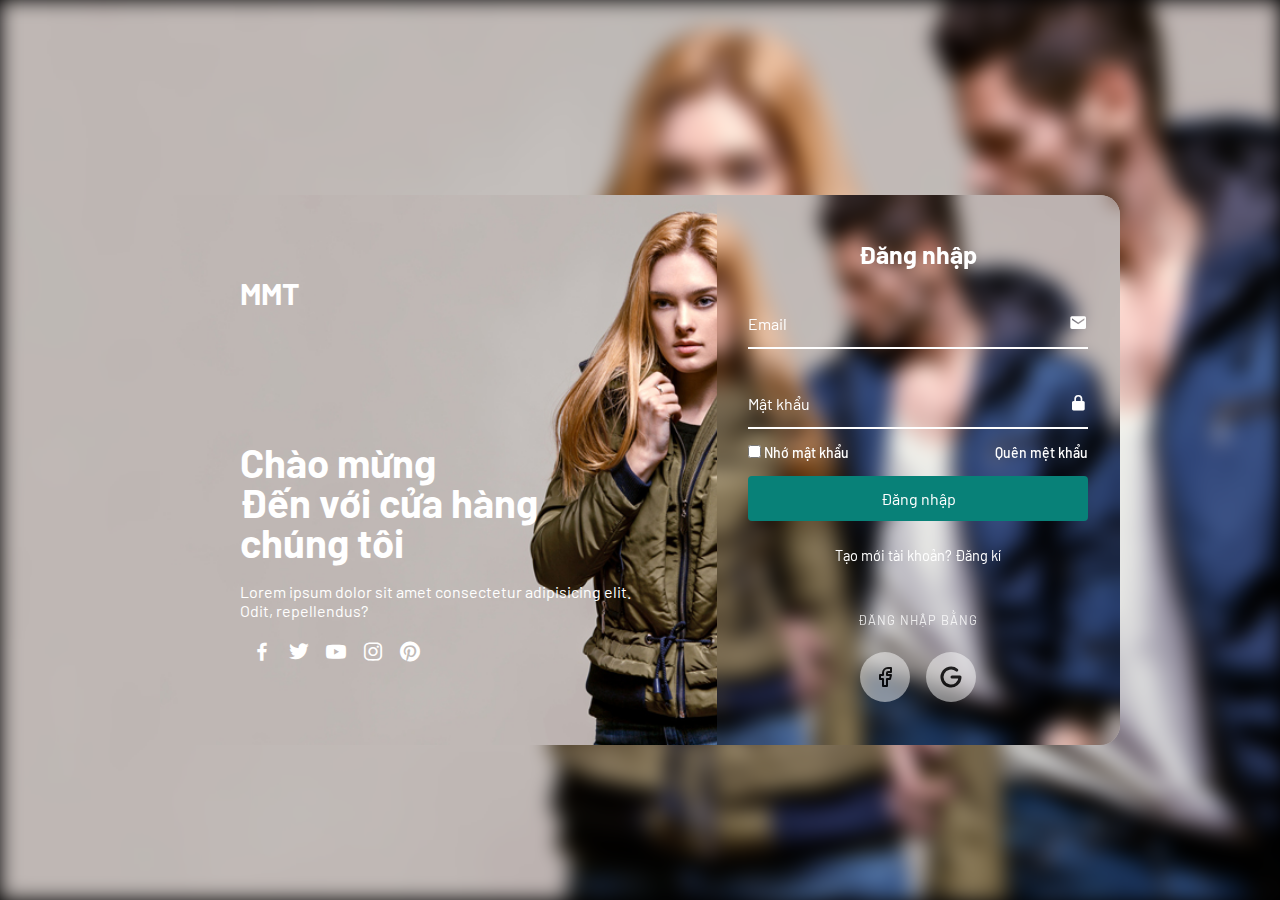
<file: LoginForm/index.html>
<!DOCTYPE html>
<html lang="en">

<head>
    <title>Login</title>
    <link rel="stylesheet" href="index.css">
    <link href='https://unpkg.com/boxicons@2.1.4/css/boxicons.min.css' rel='stylesheet'>
</head>

<body>
    <!-- LOGIN FORM CREATION -->
    <div class="background"></div>
    <div class="container">
        <div class="item">
            <h2 class="logo">MMT</h2>
            <div class="text-item">
                <h2>Chào mừng <br><span>
                        Đến với cửa hàng chúng tôi
                    </span></h2>
                <p>Lorem ipsum dolor sit amet consectetur adipisicing elit. Odit, repellendus?</p>
                <div class="social-icon">
                    <a href="#"><i class='bx bxl-facebook'></i></a>
                    <a href="#"><i class='bx bxl-twitter'></i></a>
                    <a href="#"><i class='bx bxl-youtube'></i></a>
                    <a href="#"><i class='bx bxl-instagram'></i></a>
                    <a href="#"><i class='bx bxl-pinterest'></i></a>
                </div>
            </div>
        </div>
        <div class="login-section">
            <div class="form-box login">
                <form action="">
                    <h2>Đăng nhập</h2>
                    <div class="input-box">
                        <span class="icon"><i class='bx bxs-envelope'></i></span>
                        <input type="email" required>
                        <label>Email</label>
                    </div>
                    <div class="input-box">
                        <span class="icon"><i class='bx bxs-lock-alt'></i></span>
                        <input type="password" required>
                        <label>Mật khẩu</label>
                    </div>
                    <div class="remember-password">
                        <label for=""><input type="checkbox">Nhớ mật khẩu</label>
                        <a href="#">Quên mệt khẩu</a>
                    </div>
                    <button class="btn normal">Đăng nhập</button>
                    <div class="create-account">
                        <p>Tạo mới tài khoản? <a href="#" class="register-link">Đăng kí</a></p>
                    </div>
                    <div class="login-card-social">
                        <div>Đăng nhập bằng</div>
                        <div class="login-card-social-btns">
                            <a href="#">
                                <svg xmlns="http://www.w3.org/2000/svg"
                                    class="icon icon-tabler icon-tabler-brand-facebook" width="24" height="24"
                                    viewBox="0 0 24 24" stroke-width="2" stroke="currentColor" fill="none"
                                    stroke-linecap="round" stroke-linejoin="round">
                                    <path stroke="none" d="M0 0h24v24H0z" fill="none"></path>
                                    <path d="M7 10v4h3v7h4v-7h3l1 -4h-4v-2a1 1 0 0 1 1 -1h3v-4h-3a5 5 0 0 0 -5 5v2h-3">
                                    </path>
                                </svg>
                            </a>
                            <a href="#">
                                <svg xmlns="http://www.w3.org/2000/svg"
                                    class="icon icon-tabler icon-tabler-brand-google" width="24" height="24"
                                    viewBox="0 0 24 24" stroke-width="3" stroke="currentColor" fill="none"
                                    stroke-linecap="round" stroke-linejoin="round">
                                    <path stroke="none" d="M0 0h24v24H0z" fill="none"></path>
                                    <path d="M17.788 5.108a9 9 0 1 0 3.212 6.892h-8"></path>
                                </svg>
                            </a>
                        </div>
                    </div>
                </form>
            </div>
            <div class="form-box register">
                <form action="">

                    <h2>Đăng nhập</h2>

                    <div class="input-box">
                        <span class="icon"><i class='bx bxs-user'></i></span>
                        <input type="text" required>
                        <label>Username</label>
                    </div>
                    <div class="input-box">
                        <span class="icon"><i class='bx bxs-envelope'></i></span>
                        <input type="email" required>
                        <label>Email</label>
                    </div>
                    <div class="input-box">
                        <span class="icon"><i class='bx bxs-lock-alt'></i></span>
                        <input type="password" required>
                        <label>Mật khẩu</label>
                    </div>
                    <div class="remember-password">
                        <label for=""><input type="checkbox">Chấp nhận các điều khoản</label>
                    </div>
                    <button class="btn">Đăng kí</button>
                    <div class="create-account">
                        <p>Bạn đã có tài khoản? <a href="#" class="login-link">Đăng nhập</a></p>
                    </div>
                </form>
            </div>
        </div>
    </div>
    <!-- SIGN UP FORM CREATION -->

    <script src="index.js"></script>
</body>

</html>
</file>
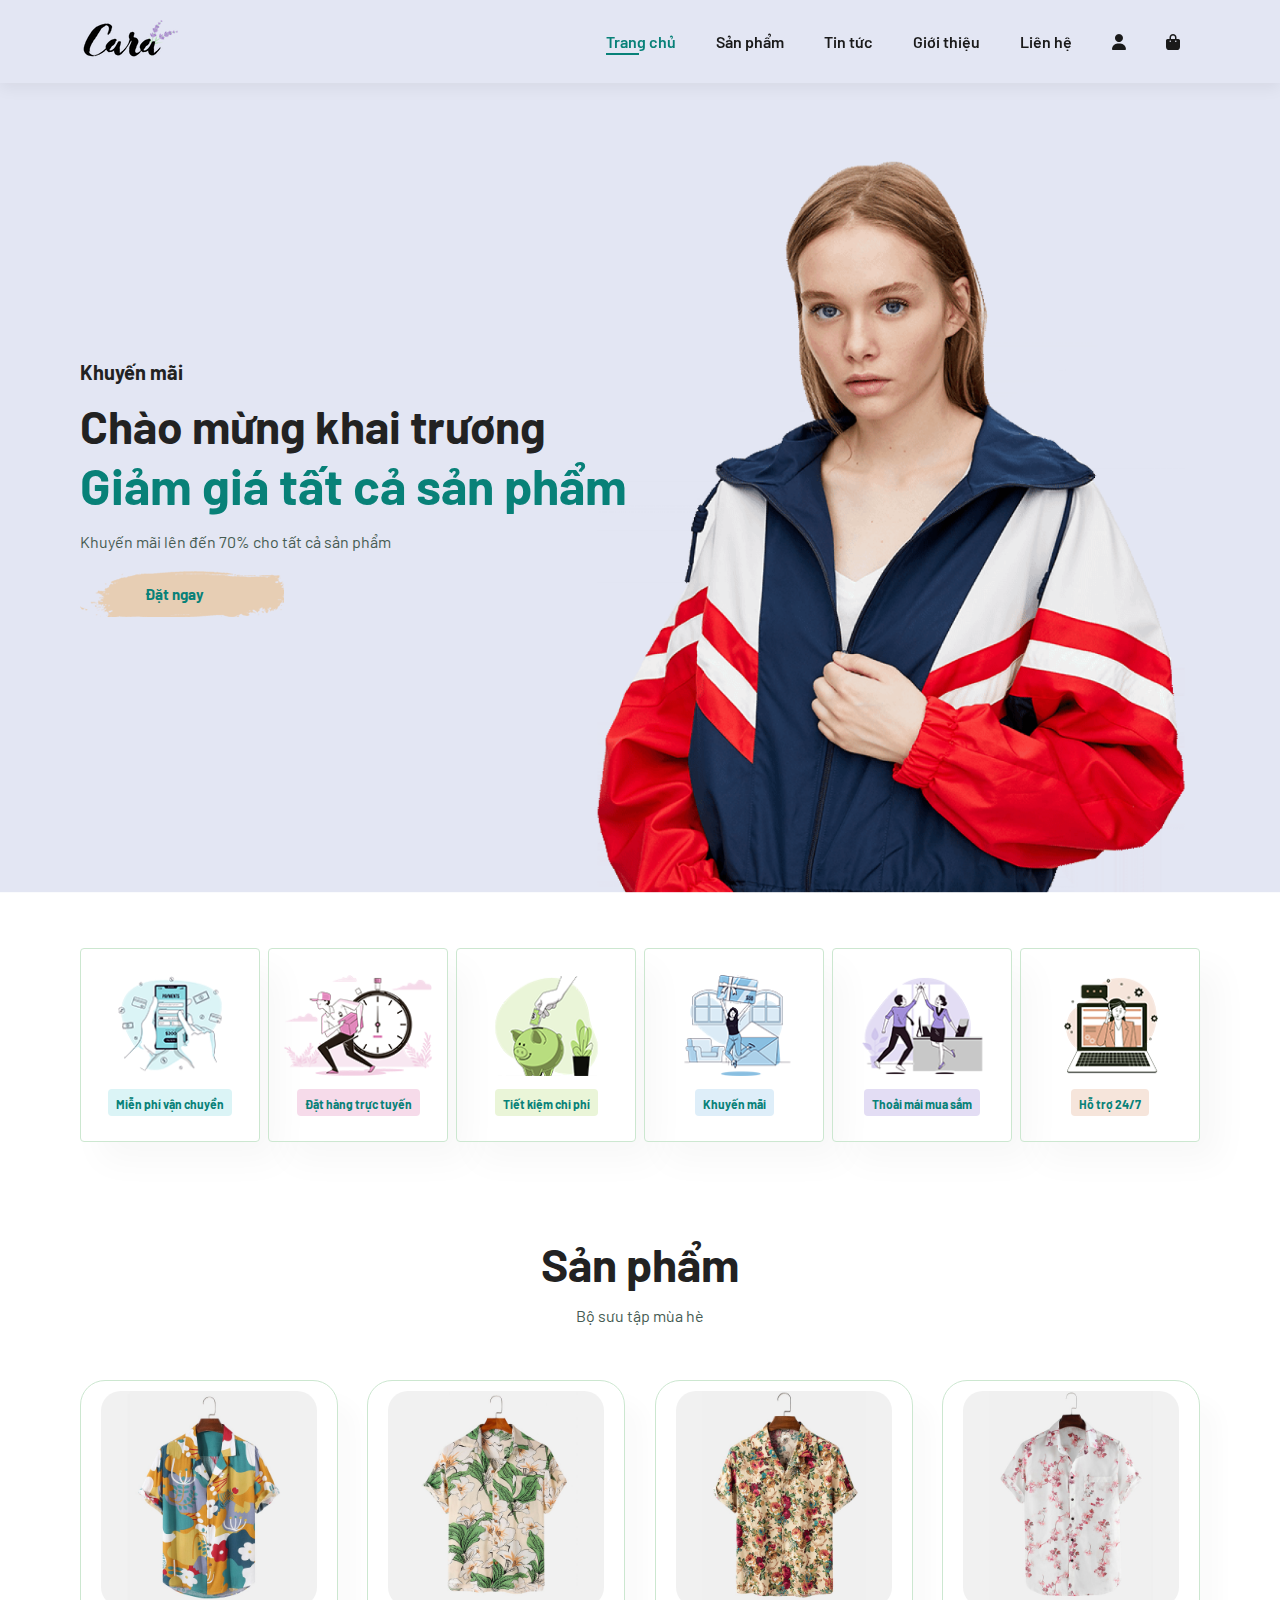
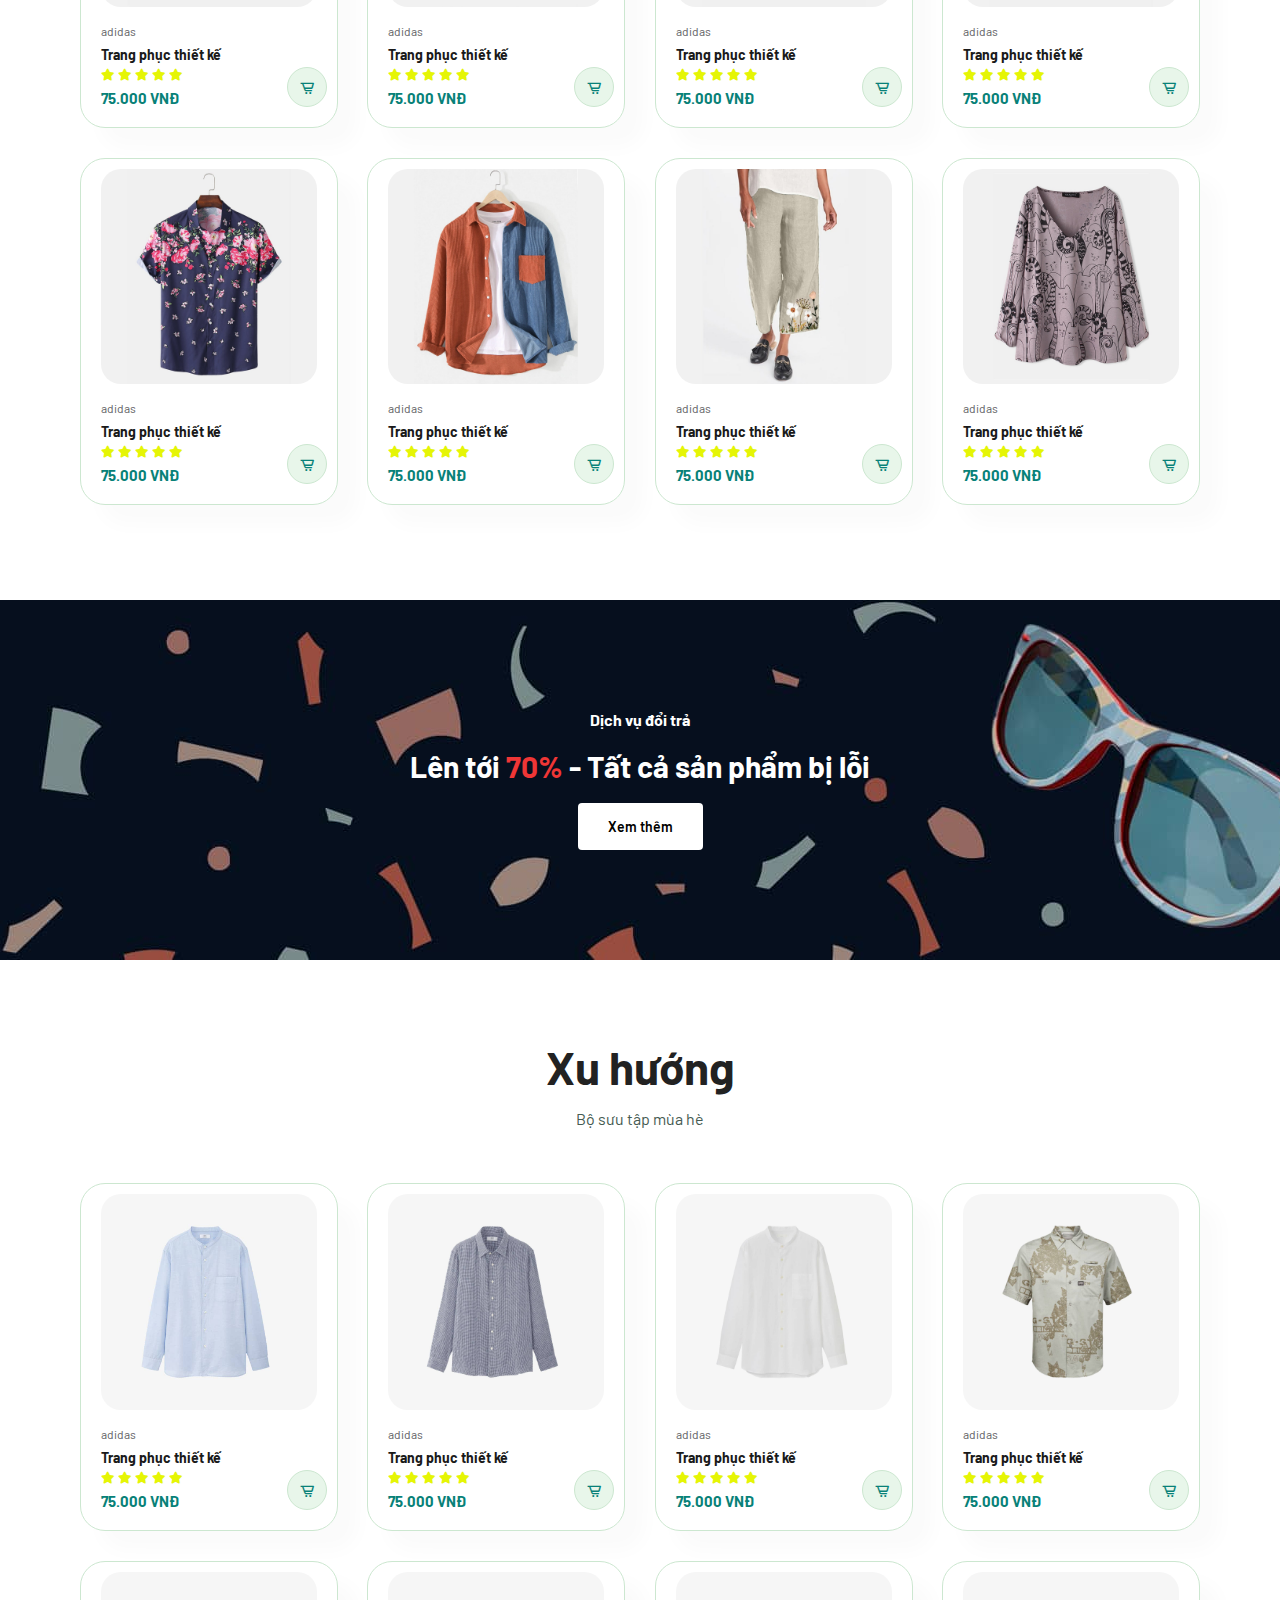
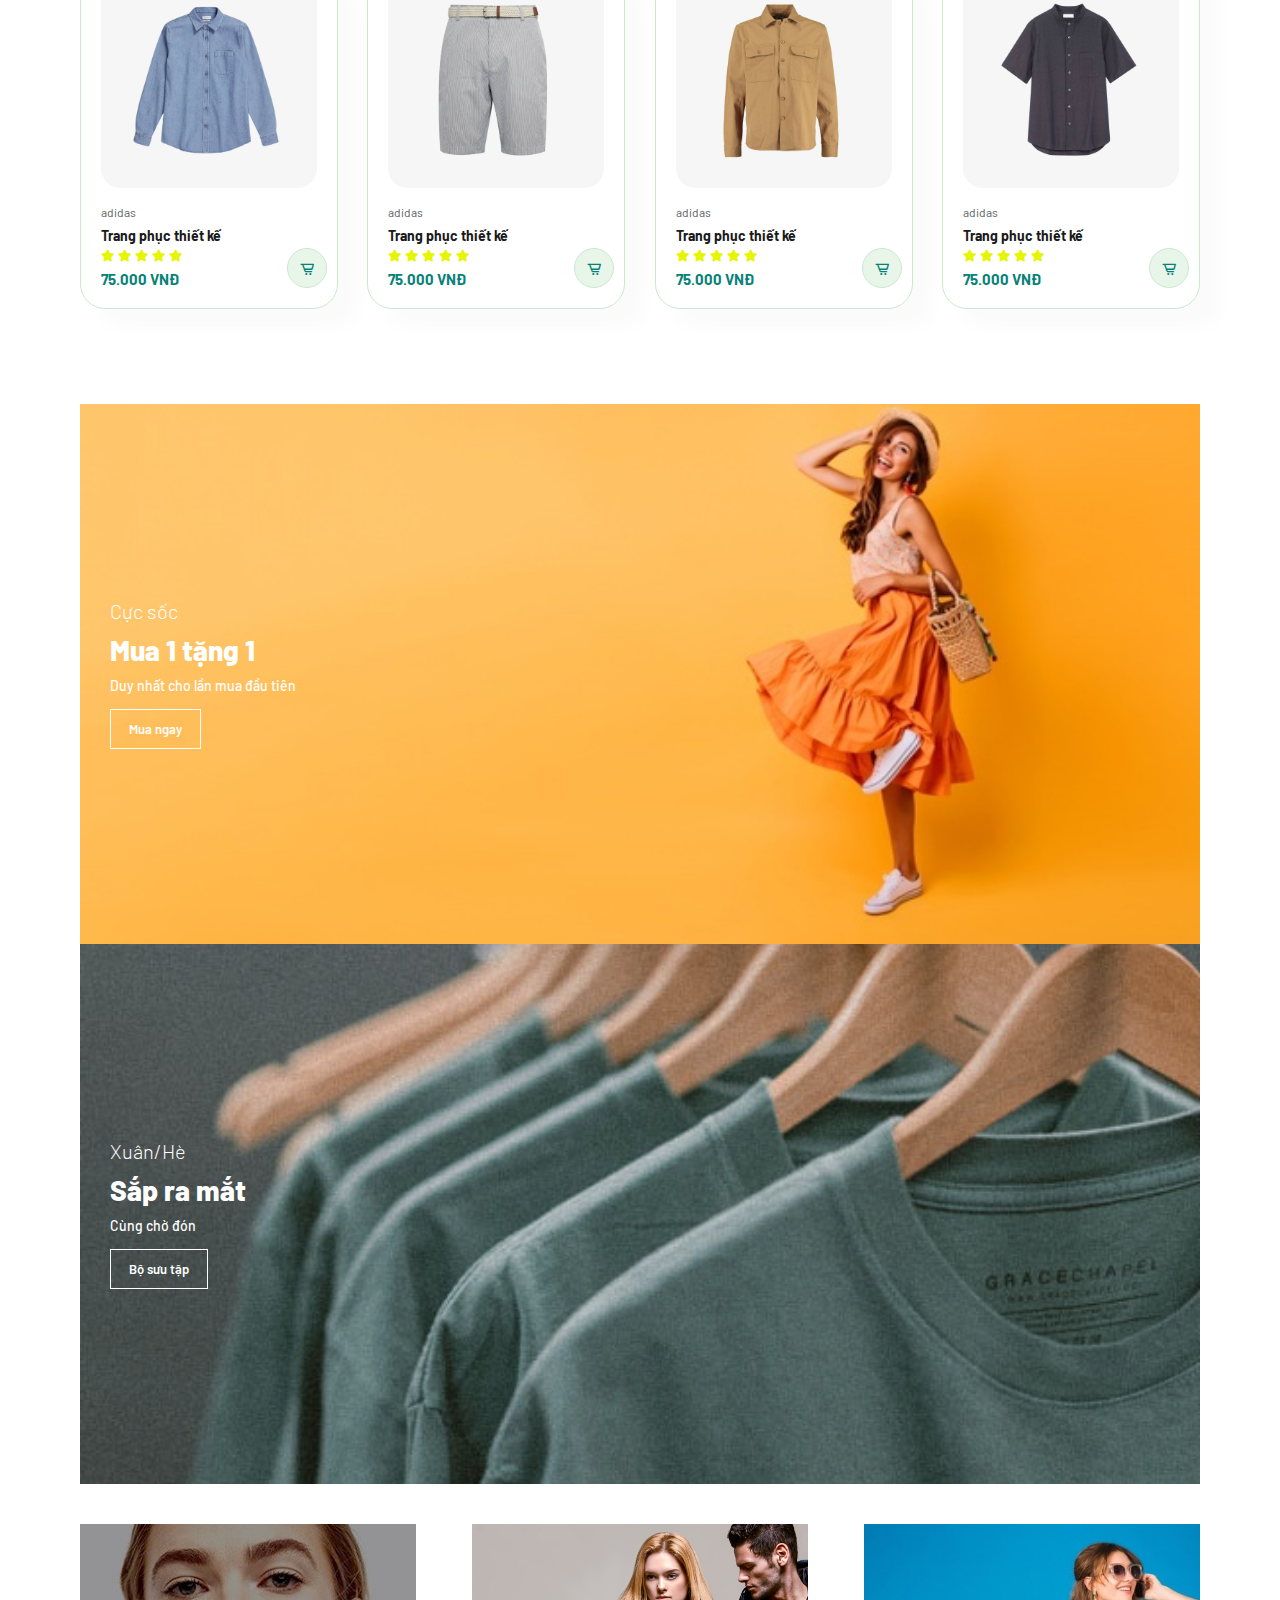
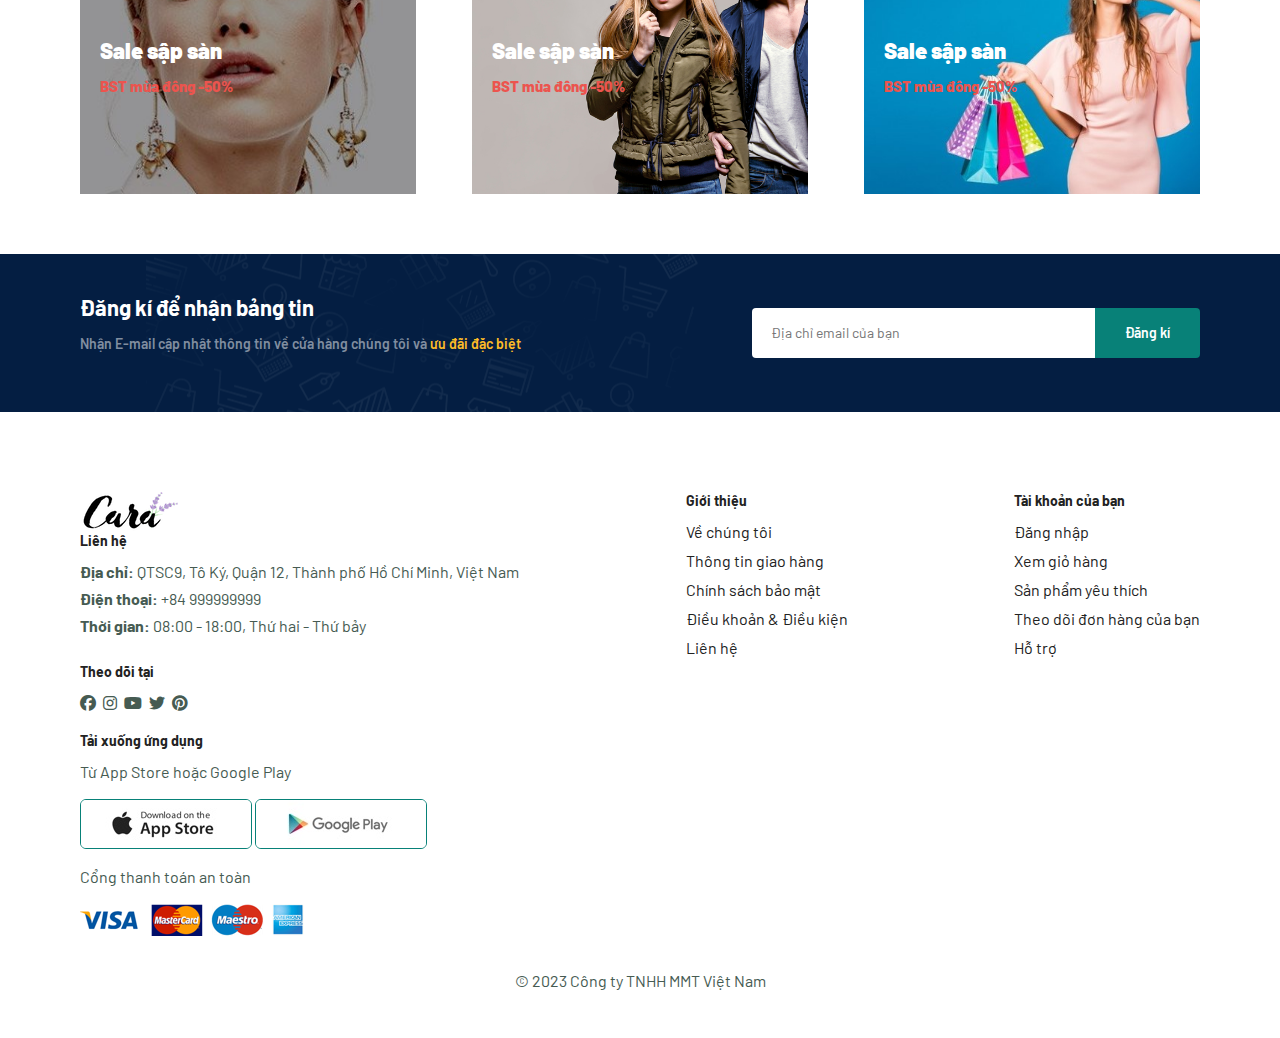
<file: Product/index.html>
<!DOCTYPE html>
<html lang="en">

<head>
    <meta charset="UTF-8">
    <meta name="viewport" content="width=device-width, initial-scale=1.0">
    <title>Product</title>
    <link rel="stylesheet" href="https://cdnjs.cloudflare.com/ajax/libs/font-awesome/6.4.0/css/all.min.css" />
    <link href='https://unpkg.com/boxicons@2.1.4/css/boxicons.min.css' rel='stylesheet'>
    <link rel="stylesheet" href="assets/css/style.css">
</head>

<body>
    <section id="header">
        <a href="#"><img src="assets/img/logo.png" class="logo" alt=""></a>

        <div>
            <ul id="navbar">
                <li><a class="active" href="index.html">Trang chủ</a></li>
                <li><a href="shop.html">Sản phẩm</a></li>
                <li><a href="blog.html">Tin tức</a></li>
                <li><a href="about.html">Giới thiệu</a></li>
                <li><a href="contact.html">Liên hệ</a></li>
                <li id=""><a href="#"><i class="fa fa-user"></i></a></li>
                <li id="lg-bag"><a href="cart.html"><i class="fa fa-bag-shopping"></i></a></li>
                <a href="#" id="close"><i class="fa fa-xmark"></i></a>
            </ul>
        </div>

        <div id="mobile">
            <a href="cart.html"><i class="fa fa-bag-shopping"></i></a>
            <i id="bar" class="fa-solid fa-outdent"></i>
        </div>
    </section>

    <section id="hero">
        <h4>Khuyến mãi</h4>
        <h2>Chào mừng khai trương</h2>
        <h1>Giảm giá tất cả sản phẩm</h1>
        <p>Khuyến mãi lên đến 70% cho tất cả sản phẩm</p>
        <button>Đặt ngay</button>
    </section>

    <section id="feature" class="section-p1">
        <div class="fe-box">
            <img src="assets/img/features/f1.png" alt="">
            <h6>Miễn phí vận chuyển</h6>
        </div>
        <div class="fe-box">
            <img src="assets/img/features/f2.png" alt="">
            <h6>Đặt hàng trực tuyến</h6>
        </div>
        <div class="fe-box">
            <img src="assets/img/features/f3.png" alt="">
            <h6>Tiết kiệm chi phí</h6>
        </div>
        <div class="fe-box">
            <img src="assets/img/features/f4.png" alt="">
            <h6>Khuyến mãi</h6>
        </div>
        <div class="fe-box">
            <img src="assets/img/features/f5.png" alt="">
            <h6>Thoải mái mua sắm</h6>
        </div>
        <div class="fe-box">
            <img src="assets/img/features/f6.png" alt="">
            <h6>Hỗ trợ 24/7</h6>
        </div>
    </section>

    <section id="product1" class="section-p1">
        <h2>Sản phẩm</h2>
        <p>Bộ sưu tập mùa hè</p>
        <div class="pro-container">
            <div class="pro">
                <img src="assets/img/products/f1.jpg" alt="">
                <div class="des">
                    <span>adidas</span>
                    <h5>Trang phục thiết kế</h5>
                    <div class="star">
                        <i class="fa fa-star"></i>
                        <i class="fa fa-star"></i>
                        <i class="fa fa-star"></i>
                        <i class="fa fa-star"></i>
                        <i class="fa fa-star"></i>
                    </div>
                    <h4>75.000 VNĐ</h4>
                </div>
                <a href="#"><i class='bx bx-cart-alt cart'></i></a>
            </div>
            <div class="pro">
                <img src="assets/img/products/f2.jpg" alt="">
                <div class="des">
                    <span>adidas</span>
                    <h5>Trang phục thiết kế</h5>
                    <div class="star">
                        <i class="fa fa-star"></i>
                        <i class="fa fa-star"></i>
                        <i class="fa fa-star"></i>
                        <i class="fa fa-star"></i>
                        <i class="fa fa-star"></i>
                    </div>
                    <h4>75.000 VNĐ</h4>
                </div>
                <a href="#"><i class='bx bx-cart-alt cart'></i></a>
            </div>
            <div class="pro">
                <img src="assets/img/products/f3.jpg" alt="">
                <div class="des">
                    <span>adidas</span>
                    <h5>Trang phục thiết kế</h5>
                    <div class="star">
                        <i class="fa fa-star"></i>
                        <i class="fa fa-star"></i>
                        <i class="fa fa-star"></i>
                        <i class="fa fa-star"></i>
                        <i class="fa fa-star"></i>
                    </div>
                    <h4>75.000 VNĐ</h4>
                </div>
                <a href="#"><i class='bx bx-cart-alt cart'></i></a>
            </div>
            <div class="pro">
                <img src="assets/img/products/f4.jpg" alt="">
                <div class="des">
                    <span>adidas</span>
                    <h5>Trang phục thiết kế</h5>
                    <div class="star">
                        <i class="fa fa-star"></i>
                        <i class="fa fa-star"></i>
                        <i class="fa fa-star"></i>
                        <i class="fa fa-star"></i>
                        <i class="fa fa-star"></i>
                    </div>
                    <h4>75.000 VNĐ</h4>
                </div>
                <a href="#"><i class='bx bx-cart-alt cart'></i></a>
            </div>
            <div class="pro">
                <img src="assets/img/products/f5.jpg" alt="">
                <div class="des">
                    <span>adidas</span>
                    <h5>Trang phục thiết kế</h5>
                    <div class="star">
                        <i class="fa fa-star"></i>
                        <i class="fa fa-star"></i>
                        <i class="fa fa-star"></i>
                        <i class="fa fa-star"></i>
                        <i class="fa fa-star"></i>
                    </div>
                    <h4>75.000 VNĐ</h4>
                </div>
                <a href="#"><i class='bx bx-cart-alt cart'></i></a>
            </div>
            <div class="pro">
                <img src="assets/img/products/f6.jpg" alt="">
                <div class="des">
                    <span>adidas</span>
                    <h5>Trang phục thiết kế</h5>
                    <div class="star">
                        <i class="fa fa-star"></i>
                        <i class="fa fa-star"></i>
                        <i class="fa fa-star"></i>
                        <i class="fa fa-star"></i>
                        <i class="fa fa-star"></i>
                    </div>
                    <h4>75.000 VNĐ</h4>
                </div>
                <a href="#"><i class='bx bx-cart-alt cart'></i></a>
            </div>
            <div class="pro">
                <img src="assets/img/products/f7.jpg" alt="">
                <div class="des">
                    <span>adidas</span>
                    <h5>Trang phục thiết kế</h5>
                    <div class="star">
                        <i class="fa fa-star"></i>
                        <i class="fa fa-star"></i>
                        <i class="fa fa-star"></i>
                        <i class="fa fa-star"></i>
                        <i class="fa fa-star"></i>
                    </div>
                    <h4>75.000 VNĐ</h4>
                </div>
                <a href="#"><i class='bx bx-cart-alt cart'></i></a>
            </div>
            <div class="pro">
                <img src="assets/img/products/f8.jpg" alt="">
                <div class="des">
                    <span>adidas</span>
                    <h5>Trang phục thiết kế</h5>
                    <div class="star">
                        <i class="fa fa-star"></i>
                        <i class="fa fa-star"></i>
                        <i class="fa fa-star"></i>
                        <i class="fa fa-star"></i>
                        <i class="fa fa-star"></i>
                    </div>
                    <h4>75.000 VNĐ</h4>
                </div>
                <a href="#"><i class='bx bx-cart-alt cart'></i></a>
            </div>
        </div>
    </section>

    <section id="banner" class="section-m1">
        <h4>Dịch vụ đổi trả</h4>
        <h2>Lên tới <span>70%</span> - Tất cả sản phẩm bị lỗi</h2>
        <button class="normal">Xem thêm</button>
    </section>

    <section id="product1" class="section-p1">
        <h2>Xu hướng</h2>
        <p>Bộ sưu tập mùa hè</p>
        <div class="pro-container">
            <div class="pro">
                <img src="assets/img/products/n1.jpg" alt="">
                <div class="des">
                    <span>adidas</span>
                    <h5>Trang phục thiết kế</h5>
                    <div class="star">
                        <i class="fa fa-star"></i>
                        <i class="fa fa-star"></i>
                        <i class="fa fa-star"></i>
                        <i class="fa fa-star"></i>
                        <i class="fa fa-star"></i>
                    </div>
                    <h4>75.000 VNĐ</h4>
                </div>
                <a href="#"><i class='bx bx-cart-alt cart'></i></a>
            </div>
            <div class="pro">
                <img src="assets/img/products/n2.jpg" alt="">
                <div class="des">
                    <span>adidas</span>
                    <h5>Trang phục thiết kế</h5>
                    <div class="star">
                        <i class="fa fa-star"></i>
                        <i class="fa fa-star"></i>
                        <i class="fa fa-star"></i>
                        <i class="fa fa-star"></i>
                        <i class="fa fa-star"></i>
                    </div>
                    <h4>75.000 VNĐ</h4>
                </div>
                <a href="#"><i class='bx bx-cart-alt cart'></i></a>
            </div>
            <div class="pro">
                <img src="assets/img/products/n3.jpg" alt="">
                <div class="des">
                    <span>adidas</span>
                    <h5>Trang phục thiết kế</h5>
                    <div class="star">
                        <i class="fa fa-star"></i>
                        <i class="fa fa-star"></i>
                        <i class="fa fa-star"></i>
                        <i class="fa fa-star"></i>
                        <i class="fa fa-star"></i>
                    </div>
                    <h4>75.000 VNĐ</h4>
                </div>
                <a href="#"><i class='bx bx-cart-alt cart'></i></a>
            </div>
            <div class="pro">
                <img src="assets/img/products/n4.jpg" alt="">
                <div class="des">
                    <span>adidas</span>
                    <h5>Trang phục thiết kế</h5>
                    <div class="star">
                        <i class="fa fa-star"></i>
                        <i class="fa fa-star"></i>
                        <i class="fa fa-star"></i>
                        <i class="fa fa-star"></i>
                        <i class="fa fa-star"></i>
                    </div>
                    <h4>75.000 VNĐ</h4>
                </div>
                <a href="#"><i class='bx bx-cart-alt cart'></i></a>
            </div>
            <div class="pro">
                <img src="assets/img/products/n5.jpg" alt="">
                <div class="des">
                    <span>adidas</span>
                    <h5>Trang phục thiết kế</h5>
                    <div class="star">
                        <i class="fa fa-star"></i>
                        <i class="fa fa-star"></i>
                        <i class="fa fa-star"></i>
                        <i class="fa fa-star"></i>
                        <i class="fa fa-star"></i>
                    </div>
                    <h4>75.000 VNĐ</h4>
                </div>
                <a href="#"><i class='bx bx-cart-alt cart'></i></a>
            </div>
            <div class="pro">
                <img src="assets/img/products/n6.jpg" alt="">
                <div class="des">
                    <span>adidas</span>
                    <h5>Trang phục thiết kế</h5>
                    <div class="star">
                        <i class="fa fa-star"></i>
                        <i class="fa fa-star"></i>
                        <i class="fa fa-star"></i>
                        <i class="fa fa-star"></i>
                        <i class="fa fa-star"></i>
                    </div>
                    <h4>75.000 VNĐ</h4>
                </div>
                <a href="#"><i class='bx bx-cart-alt cart'></i></a>
            </div>
            <div class="pro">
                <img src="assets/img/products/n7.jpg" alt="">
                <div class="des">
                    <span>adidas</span>
                    <h5>Trang phục thiết kế</h5>
                    <div class="star">
                        <i class="fa fa-star"></i>
                        <i class="fa fa-star"></i>
                        <i class="fa fa-star"></i>
                        <i class="fa fa-star"></i>
                        <i class="fa fa-star"></i>
                    </div>
                    <h4>75.000 VNĐ</h4>
                </div>
                <a href="#"><i class='bx bx-cart-alt cart'></i></a>
            </div>
            <div class="pro">
                <img src="assets/img/products/n8.jpg" alt="">
                <div class="des">
                    <span>adidas</span>
                    <h5>Trang phục thiết kế</h5>
                    <div class="star">
                        <i class="fa fa-star"></i>
                        <i class="fa fa-star"></i>
                        <i class="fa fa-star"></i>
                        <i class="fa fa-star"></i>
                        <i class="fa fa-star"></i>
                    </div>
                    <h4>75.000 VNĐ</h4>
                </div>
                <a href="#"><i class='bx bx-cart-alt cart'></i></a>
            </div>
        </div>
    </section>

    <section id="sm-banner" class="section-p1">
        <div class="banner-box">
            <h4>Cực sốc</h4>
            <h2>Mua 1 tặng 1</h2>
            <span>Duy nhất cho lần mua đầu tiên</span>
            <button class="white">Mua ngay</button>
        </div>
        <div class="banner-box banner-box2">
            <h4>Xuân/Hè</h4>
            <h2>Sắp ra mắt</h2>
            <span>Cùng chờ đón</span>
            <button class="white">Bộ sưu tập</button>
        </div>
    </section>

    <section id="banner3">
        <div class="banner-box">
            <h2>Sale sập sàn</h2>
            <h3>BST mùa đông -50% </h3>
        </div>
        <div class="banner-box banner-box2">
            <h2>Sale sập sàn</h2>
            <h3>BST mùa đông -50% </h3>
        </div>
        <div class="banner-box banner-box3">
            <h2>Sale sập sàn</h2>
            <h3>BST mùa đông -50% </h3>
        </div>
    </section>

    <section id="newletter" class="section-p1 section-m1">
        <div class="newstext">
            <h4>Đăng kí để nhận bảng tin</h4>
            <p>Nhận E-mail cập nhật thông tin về cửa hàng chúng tôi và <span>ưu đãi đặc biệt</span></p>
        </div>
        <div class="form">
            <input type="text" placeholder="Địa chỉ email của bạn">
            <button class="normal">Đăng kí</button>
        </div>
    </section>

    <footer class="section-p1">
        <div class="col">
            <img src="assets/img/logo.png" alt="">
            <h4>Liên hệ</h4>
            <p><strong>Địa chỉ:</strong> QTSC9, Tô Ký, Quận 12, Thành phố Hồ Chí Minh, Việt Nam</p>
            <p><strong>Điện thoại:</strong> +84 999999999</p>
            <p><strong>Thời gian:</strong> 08:00 - 18:00, Thứ hai - Thứ bảy</p>
            <div class="follow">
                <h4>Theo dõi tại</h4>
                <div class="icon">
                    <i class="fa-brands fa-facebook"></i>
                    <i class="fa-brands fa-instagram"></i>
                    <i class="fa-brands fa-youtube"></i>
                    <i class="fa-brands fa-twitter"></i>
                    <i class="fa-brands fa-pinterest"></i>
                </div>
            </div>
        </div>

        <div class="col">
            <h4>Giới thiệu</h4>
            <a href="#">Về chúng tôi</a>
            <a href="#">Thông tin giao hàng</a>
            <a href="#">Chính sách bảo mật</a>
            <a href="#">Điều khoản & Điều kiện</a>
            <a href="#">Liên hệ</a>
        </div>

        <div class="col">
            <h4>Tài khoản của bạn</h4>
            <a href="#">Đăng nhập</a>
            <a href="#">Xem giỏ hàng</a>
            <a href="#">Sản phẩm yêu thích</a>
            <a href="#">Theo dõi đơn hàng của bạn</a>
            <a href="#">Hỗ trợ</a>
        </div>

        <div class="col install">
            <h4>Tải xuống ứng dụng</h4>
            <p>Từ App Store hoặc Google Play</p>
            <div class="row">
                <img src="assets/img/pay/app.jpg" alt="">
                <img src="assets/img/pay/play.jpg" alt="">
            </div>
            <p>Cổng thanh toán an toàn</p>
            <img src="assets/img/pay/pay.png" alt="">
        </div>

        <div class="copyright">
            <p>© 2023 Công ty TNHH MMT Việt Nam</p>
        </div>
    </footer>

    <script src="assets/js/main.js"></script>
</body>

</html>
</file>
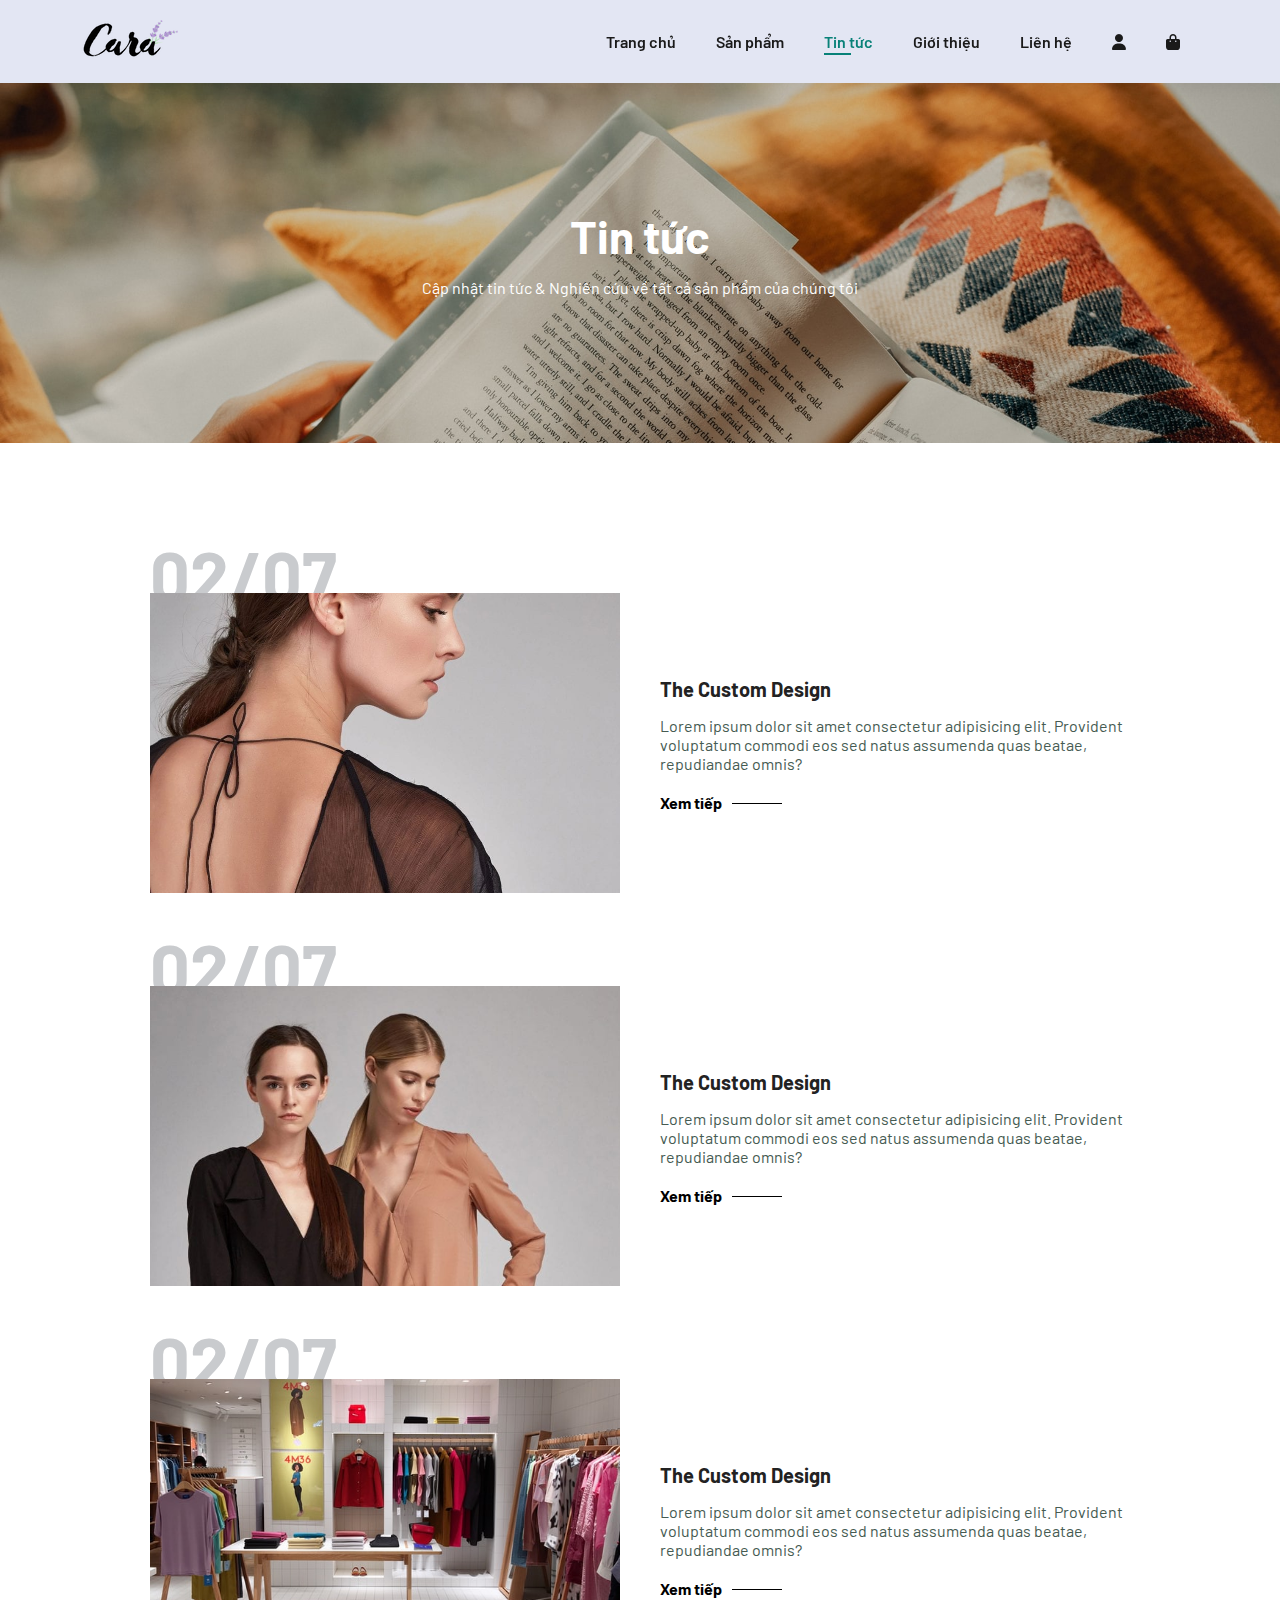
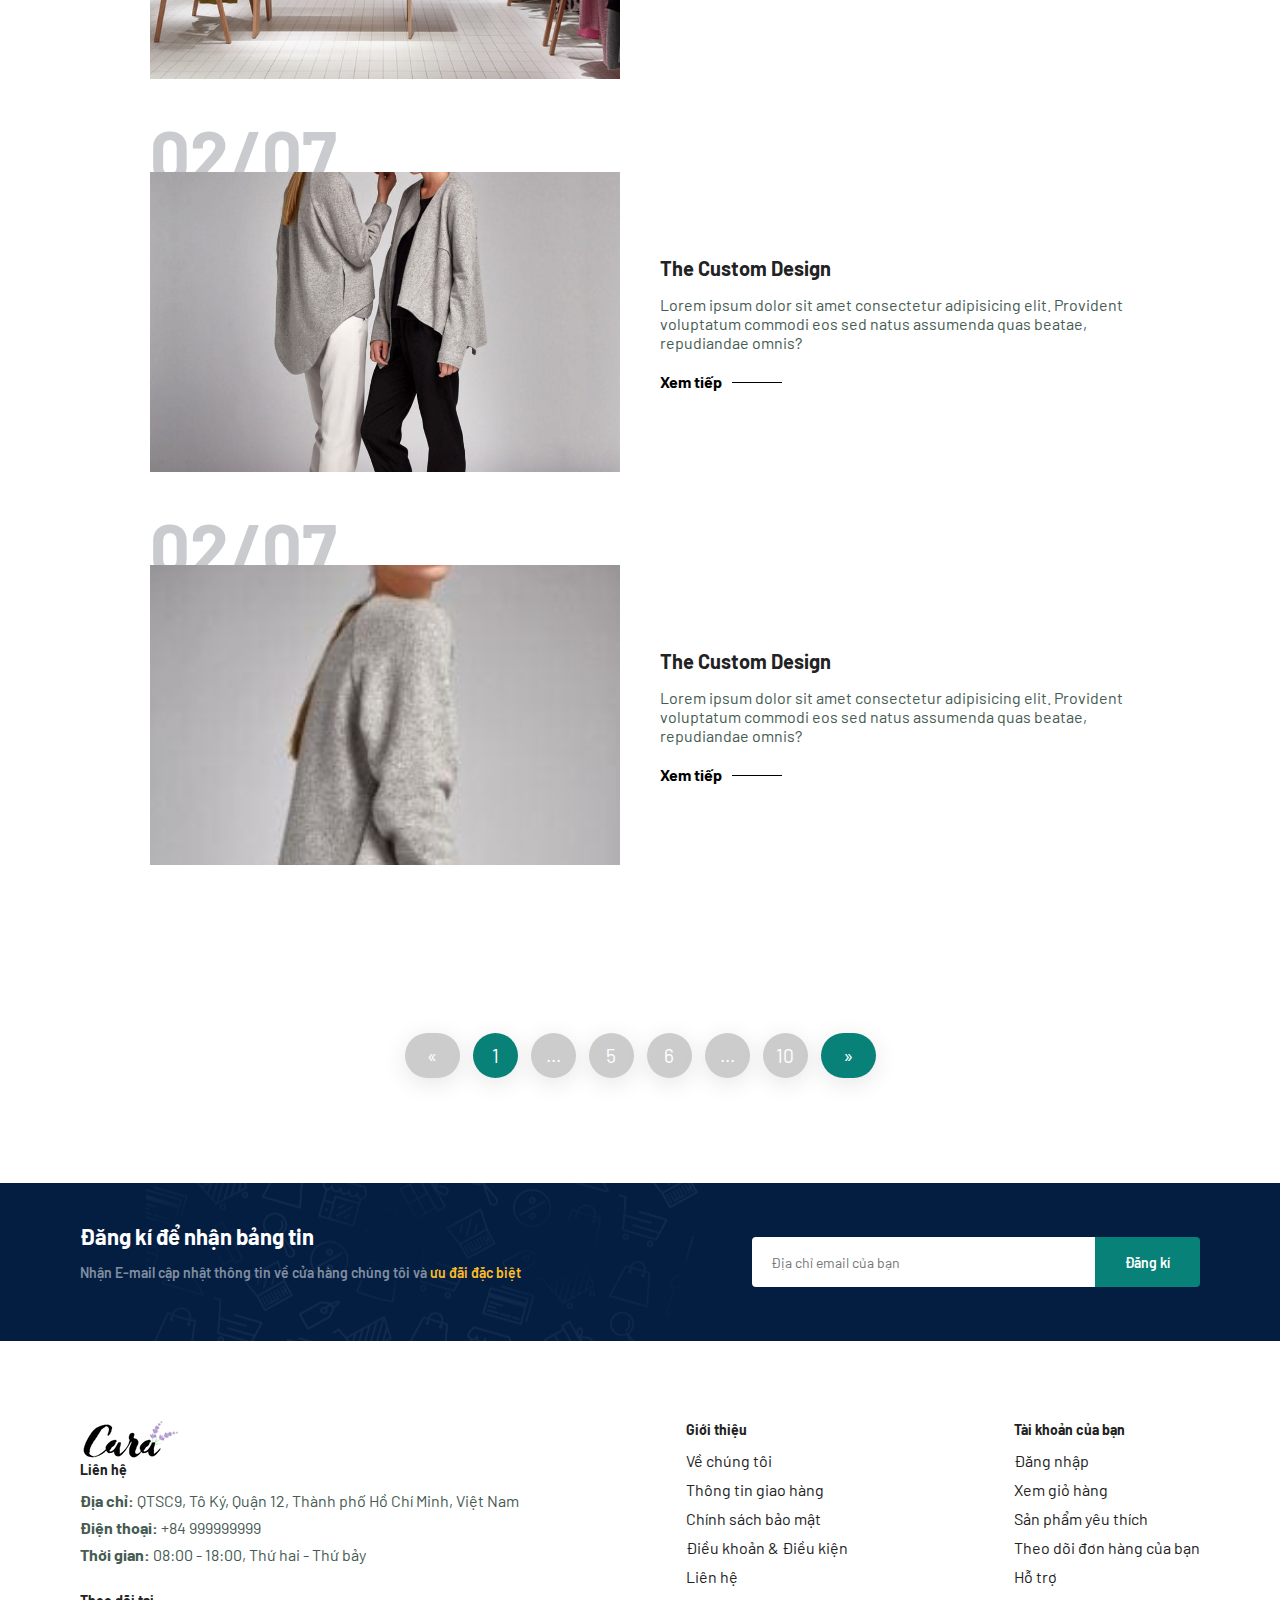
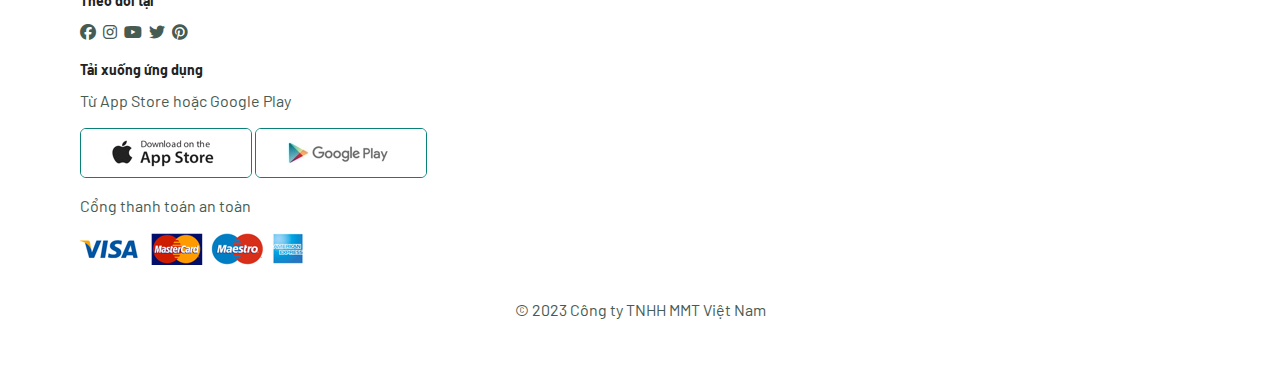
<file: Product/blog.html>
<!DOCTYPE html>
<html lang="en">

<head>
    <meta charset="UTF-8">
    <meta name="viewport" content="width=device-width, initial-scale=1.0">
    <title>Product</title>
    <link rel="stylesheet" href="https://cdnjs.cloudflare.com/ajax/libs/font-awesome/6.4.0/css/all.min.css" />
    <link href='https://unpkg.com/boxicons@2.1.4/css/boxicons.min.css' rel='stylesheet'>
    <link rel="stylesheet" href="assets/css/style.css">
</head>

<body>
    <section id="header">
        <a href="#"><img src="assets/img/logo.png" class="logo" alt=""></a>

        <div>
            <ul id="navbar">
                <li><a href="index.html">Trang chủ</a></li>
                <li><a href="shop.html">Sản phẩm</a></li>
                <li><a class="active" href="blog.html">Tin tức</a></li>
                <li><a href="about.html">Giới thiệu</a></li>
                <li><a href="contact.html">Liên hệ</a></li>
                <li id=""><a href="#"><i class="fa fa-user"></i></a></li>
                <li id="lg-bag"><a href="cart.html"><i class="fa fa-bag-shopping"></i></a></li>
                <a href="#" id="close"><i class="fa fa-xmark"></i></a>
            </ul>
        </div>

        <div id="mobile">
            <a href="cart.html"><i class="fa fa-bag-shopping"></i></a>
            <i id="bar" class="fa-solid fa-outdent"></i>
        </div>
    </section>

    <section id="page-header" class="blog-header">
        <h2>Tin tức</h2>
        <p>Cập nhật tin tức & Nghiên cứu về tất cả sản phẩm của chúng tôi</p>
    </section>

    <section id="blog">
        <div class="blog-box">
            <div class="blog-img">
                <img src="assets/img/blog/b1.jpg" alt="">
            </div>
            <div class="blog-details">
                <h4>The Custom Design</h4>
                <p>Lorem ipsum dolor sit amet consectetur adipisicing elit. Provident voluptatum commodi eos sed natus
                    assumenda quas beatae, repudiandae omnis?
                </p>
                <a href="#">Xem tiếp</a>
            </div>
            <h1>02/07</h1>
        </div>
        <div class="blog-box">
            <div class="blog-img">
                <img src="assets/img/blog/b2.jpg" alt="">
            </div>
            <div class="blog-details">
                <h4>The Custom Design</h4>
                <p>Lorem ipsum dolor sit amet consectetur adipisicing elit. Provident voluptatum commodi eos sed natus
                    assumenda quas beatae, repudiandae omnis?
                </p>
                <a href="#">Xem tiếp</a>
            </div>
            <h1>02/07</h1>
        </div>
        <div class="blog-box">
            <div class="blog-img">
                <img src="assets/img/blog/b3.jpg" alt="">
            </div>
            <div class="blog-details">
                <h4>The Custom Design</h4>
                <p>Lorem ipsum dolor sit amet consectetur adipisicing elit. Provident voluptatum commodi eos sed natus
                    assumenda quas beatae, repudiandae omnis?
                </p>
                <a href="#">Xem tiếp</a>
            </div>
            <h1>02/07</h1>
        </div>
        <div class="blog-box">
            <div class="blog-img">
                <img src="assets/img/blog/b4.jpg" alt="">
            </div>
            <div class="blog-details">
                <h4>The Custom Design</h4>
                <p>Lorem ipsum dolor sit amet consectetur adipisicing elit. Provident voluptatum commodi eos sed natus
                    assumenda quas beatae, repudiandae omnis?
                </p>
                <a href="#">Xem tiếp</a>
            </div>
            <h1>02/07</h1>
        </div>
        <div class="blog-box">
            <div class="blog-img">
                <img src="assets/img/blog/b5.jpg" alt="">
            </div>
            <div class="blog-details">
                <h4>The Custom Design</h4>
                <p>Lorem ipsum dolor sit amet consectetur adipisicing elit. Provident voluptatum commodi eos sed natus
                    assumenda quas beatae, repudiandae omnis?
                </p>
                <a href="#">Xem tiếp</a>
            </div>
            <h1>02/07</h1>
        </div>
    </section>

    <section id="pagination" class="section-p1">
        <li class="page-item previous-page disable"><a class="page-link" href="#">&laquo;</a></li>
        <li class="page-item current-page ac"><a class="page-link" href="#">1</a></li>
        <li class="page-item dots"><a class="page-link" href="#">...</a></li>
        <li class="page-item current-page"><a class="page-link" href="#">5</a></li>
        <li class="page-item current-page"><a class="page-link" href="#">6</a></li>
        <li class="page-item dots"><a class="page-link" href="#">...</a></li>
        <li class="page-item current-page"><a class="page-link" href="#">10</a></li>
        <li class="page-item next-page"><a class="page-link" href="#">&raquo;</a></li>
    </section>

    <section id="newletter" class="section-p1 section-m1">
        <div class="newstext">
            <h4>Đăng kí để nhận bảng tin</h4>
            <p>Nhận E-mail cập nhật thông tin về cửa hàng chúng tôi và <span>ưu đãi đặc biệt</span></p>
        </div>
        <div class="form">
            <input type="text" placeholder="Địa chỉ email của bạn">
            <button class="normal">Đăng kí</button>
        </div>
    </section>

    <footer class="section-p1">
        <div class="col">
            <img src="assets/img/logo.png" alt="">
            <h4>Liên hệ</h4>
            <p><strong>Địa chỉ:</strong> QTSC9, Tô Ký, Quận 12, Thành phố Hồ Chí Minh, Việt Nam</p>
            <p><strong>Điện thoại:</strong> +84 999999999</p>
            <p><strong>Thời gian:</strong> 08:00 - 18:00, Thứ hai - Thứ bảy</p>
            <div class="follow">
                <h4>Theo dõi tại</h4>
                <div class="icon">
                    <i class="fa-brands fa-facebook"></i>
                    <i class="fa-brands fa-instagram"></i>
                    <i class="fa-brands fa-youtube"></i>
                    <i class="fa-brands fa-twitter"></i>
                    <i class="fa-brands fa-pinterest"></i>
                </div>
            </div>
        </div>

        <div class="col">
            <h4>Giới thiệu</h4>
            <a href="#">Về chúng tôi</a>
            <a href="#">Thông tin giao hàng</a>
            <a href="#">Chính sách bảo mật</a>
            <a href="#">Điều khoản & Điều kiện</a>
            <a href="#">Liên hệ</a>
        </div>

        <div class="col">
            <h4>Tài khoản của bạn</h4>
            <a href="#">Đăng nhập</a>
            <a href="#">Xem giỏ hàng</a>
            <a href="#">Sản phẩm yêu thích</a>
            <a href="#">Theo dõi đơn hàng của bạn</a>
            <a href="#">Hỗ trợ</a>
        </div>

        <div class="col install">
            <h4>Tải xuống ứng dụng</h4>
            <p>Từ App Store hoặc Google Play</p>
            <div class="row">
                <img src="assets/img/pay/app.jpg" alt="">
                <img src="assets/img/pay/play.jpg" alt="">
            </div>
            <p>Cổng thanh toán an toàn</p>
            <img src="assets/img/pay/pay.png" alt="">
        </div>

        <div class="copyright">
            <p>© 2023 Công ty TNHH MMT Việt Nam</p>
        </div>
    </footer>

    <script src="assets/js/main.js"></script>
</body>

</html>
</file>
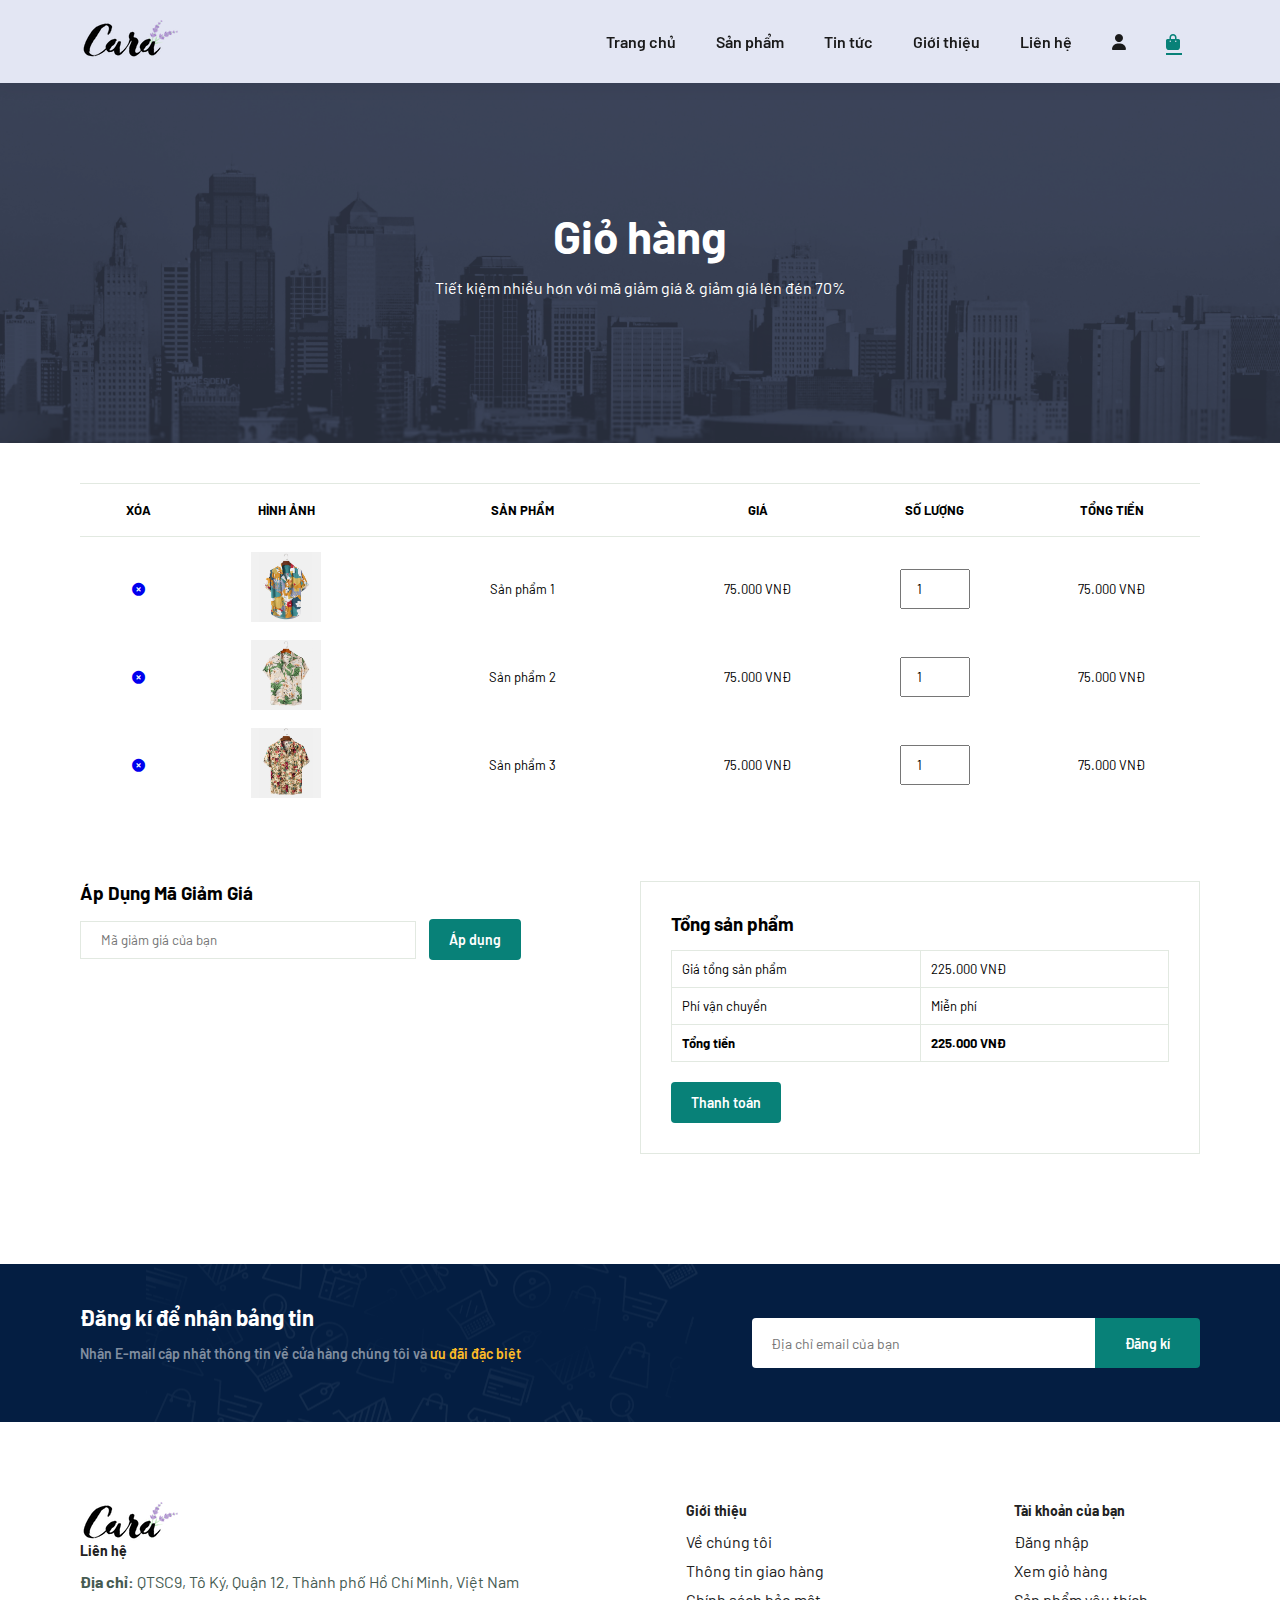
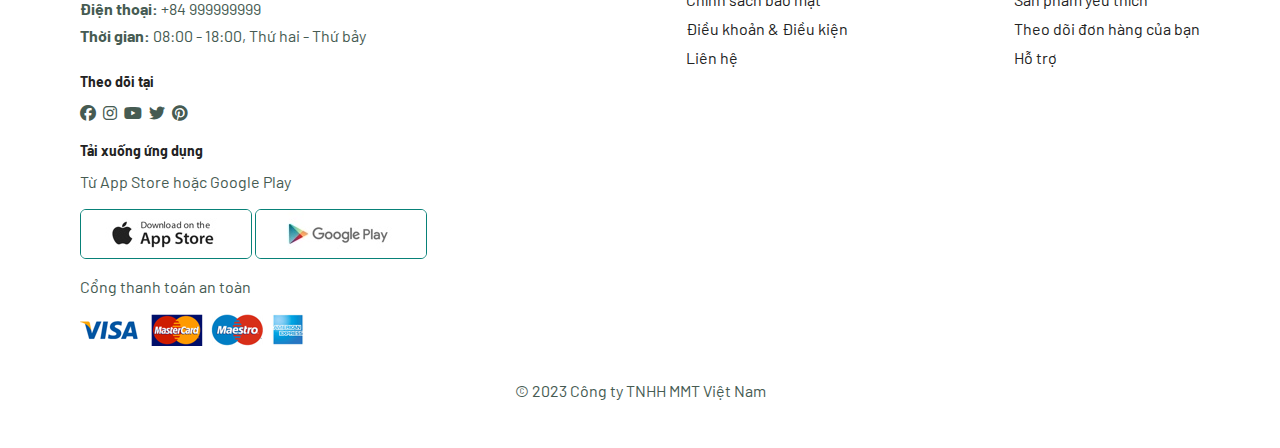
<file: Product/cart.html>
<!DOCTYPE html>
<html lang="en">

<head>
    <meta charset="UTF-8">
    <meta name="viewport" content="width=device-width, initial-scale=1.0">
    <title>Product</title>
    <link rel="stylesheet" href="https://cdnjs.cloudflare.com/ajax/libs/font-awesome/6.4.0/css/all.min.css" />
    <script src="https://cdnjs.cloudflare.com/ajax/libs/jquery/3.7.0/jquery.min.js"></script>
    <script src="https://cdnjs.cloudflare.com/ajax/libs/jquery/3.7.0/jquery.min.js"></script>
    <link href='https://unpkg.com/boxicons@2.1.4/css/boxicons.min.css' rel='stylesheet'>
    <link rel="stylesheet" href="assets/css/style.css">
</head>

<body>
    <section id="header">
        <a href="#"><img src="assets/img/logo.png" class="logo" alt=""></a>

        <div>
            <ul id="navbar">
                <li><a href="index.html">Trang chủ</a></li>
                <li><a href="shop.html">Sản phẩm</a></li>
                <li><a href="blog.html">Tin tức</a></li>
                <li><a href="about.html">Giới thiệu</a></li>
                <li><a href="contact.html">Liên hệ</a></li>
                <li id=""><a href="#"><i class="fa fa-user"></i></a></li>
                <li id="lg-bag"><a class="active" href="cart.html"><i class="fa fa-bag-shopping"></i></a></li>
                <a href="#" id="close"><i class="fa fa-xmark"></i></a>
            </ul>
        </div>

        <div id="mobile">
            <a href="cart.html"><i class="fa fa-bag-shopping"></i></a>
            <i id="bar" class="fa-solid fa-outdent"></i>
        </div>
    </section>

    <section id="page-header" class="contact-header">
        <h2>Giỏ hàng</h2>
        <p>Tiết kiệm nhiều hơn với mã giảm giá & giảm giá lên đén 70%</p>
    </section>

    <section id="cart" class="section-p1">
        <table width="100%">
            <thead>
                <td>Xóa</td>
                <td>Hình ảnh</td>
                <td>Sản phẩm</td>
                <td>Giá</td>
                <td>Số lượng</td>
                <td>Tổng tiền</td>
            </thead>
            <tbody>
                <tr>
                    <td><a href="#"><i class="fa-solid fa-circle-xmark"></i></a></td>
                    <td><img src="assets/img/products/f1.jpg" alt=""></td>
                    <td>Sản phẩm 1</td>
                    <td>75.000 VNĐ</td>
                    <td><input type="number" value="1"></td>
                    <td>75.000 VNĐ</td>
                </tr>
                <tr>
                    <td><a href="#"><i class="fa-solid fa-circle-xmark"></i></a></td>
                    <td><img src="assets/img/products/f2.jpg" alt=""></td>
                    <td>Sản phẩm 2</td>
                    <td>75.000 VNĐ</td>
                    <td><input type="number" value="1"></td>
                    <td>75.000 VNĐ</td>
                </tr>
                <tr>
                    <td><a href="#"><i class="fa-solid fa-circle-xmark"></i></a></td>
                    <td><img src="assets/img/products/f3.jpg" alt=""></td>
                    <td>Sản phẩm 3</td>
                    <td>75.000 VNĐ</td>
                    <td><input type="number" value="1"></td>
                    <td>75.000 VNĐ</td>
                </tr>
            </tbody>
        </table>
    </section>

    <section id="cart-add" class="section-p1">
        <div id="coupon">
            <h3>Áp Dụng Mã Giảm Giá</h3>
            <div>
                <input type="text" placeholder="Mã giảm giá của bạn">
                <button class="normal">Áp dụng</button>
            </div>
        </div>

        <div id="subtotal">
            <h3>Tổng sản phẩm</h3>
            <table>
                <tr>
                    <td>Giá tổng sản phẩm</td>
                    <td>225.000 VNĐ</td>
                </tr>
                <tr>
                    <td>Phí vận chuyển</td>
                    <td>Miễn phí</td>
                </tr>
                <tr>
                    <td><strong>Tổng tiền</strong></td>
                    <td><strong>225.000 VNĐ</strong></td>
                </tr>
            </table>
            <button class="normal">Thanh toán</button>
        </div>
    </section>

    <section id="newletter" class="section-p1 section-m1">
        <div class="newstext">
            <h4>Đăng kí để nhận bảng tin</h4>
            <p>Nhận E-mail cập nhật thông tin về cửa hàng chúng tôi và <span>ưu đãi đặc biệt</span></p>
        </div>
        <div class="form">
            <input type="text" placeholder="Địa chỉ email của bạn">
            <button class="normal">Đăng kí</button>
        </div>
    </section>

    <footer class="section-p1">
        <div class="col">
            <img src="assets/img/logo.png" alt="">
            <h4>Liên hệ</h4>
            <p><strong>Địa chỉ:</strong> QTSC9, Tô Ký, Quận 12, Thành phố Hồ Chí Minh, Việt Nam</p>
            <p><strong>Điện thoại:</strong> +84 999999999</p>
            <p><strong>Thời gian:</strong> 08:00 - 18:00, Thứ hai - Thứ bảy</p>
            <div class="follow">
                <h4>Theo dõi tại</h4>
                <div class="icon">
                    <i class="fa-brands fa-facebook"></i>
                    <i class="fa-brands fa-instagram"></i>
                    <i class="fa-brands fa-youtube"></i>
                    <i class="fa-brands fa-twitter"></i>
                    <i class="fa-brands fa-pinterest"></i>
                </div>
            </div>
        </div>

        <div class="col">
            <h4>Giới thiệu</h4>
            <a href="#">Về chúng tôi</a>
            <a href="#">Thông tin giao hàng</a>
            <a href="#">Chính sách bảo mật</a>
            <a href="#">Điều khoản & Điều kiện</a>
            <a href="#">Liên hệ</a>
        </div>

        <div class="col">
            <h4>Tài khoản của bạn</h4>
            <a href="#">Đăng nhập</a>
            <a href="#">Xem giỏ hàng</a>
            <a href="#">Sản phẩm yêu thích</a>
            <a href="#">Theo dõi đơn hàng của bạn</a>
            <a href="#">Hỗ trợ</a>
        </div>

        <div class="col install">
            <h4>Tải xuống ứng dụng</h4>
            <p>Từ App Store hoặc Google Play</p>
            <div class="row">
                <img src="assets/img/pay/app.jpg" alt="">
                <img src="assets/img/pay/play.jpg" alt="">
            </div>
            <p>Cổng thanh toán an toàn</p>
            <img src="assets/img/pay/pay.png" alt="">
        </div>

        <div class="copyright">
            <p>© 2023 Công ty TNHH MMT Việt Nam</p>
        </div>
    </footer>

    <script src="assets/js/main.js"></script>
</body>

</html>
</file>
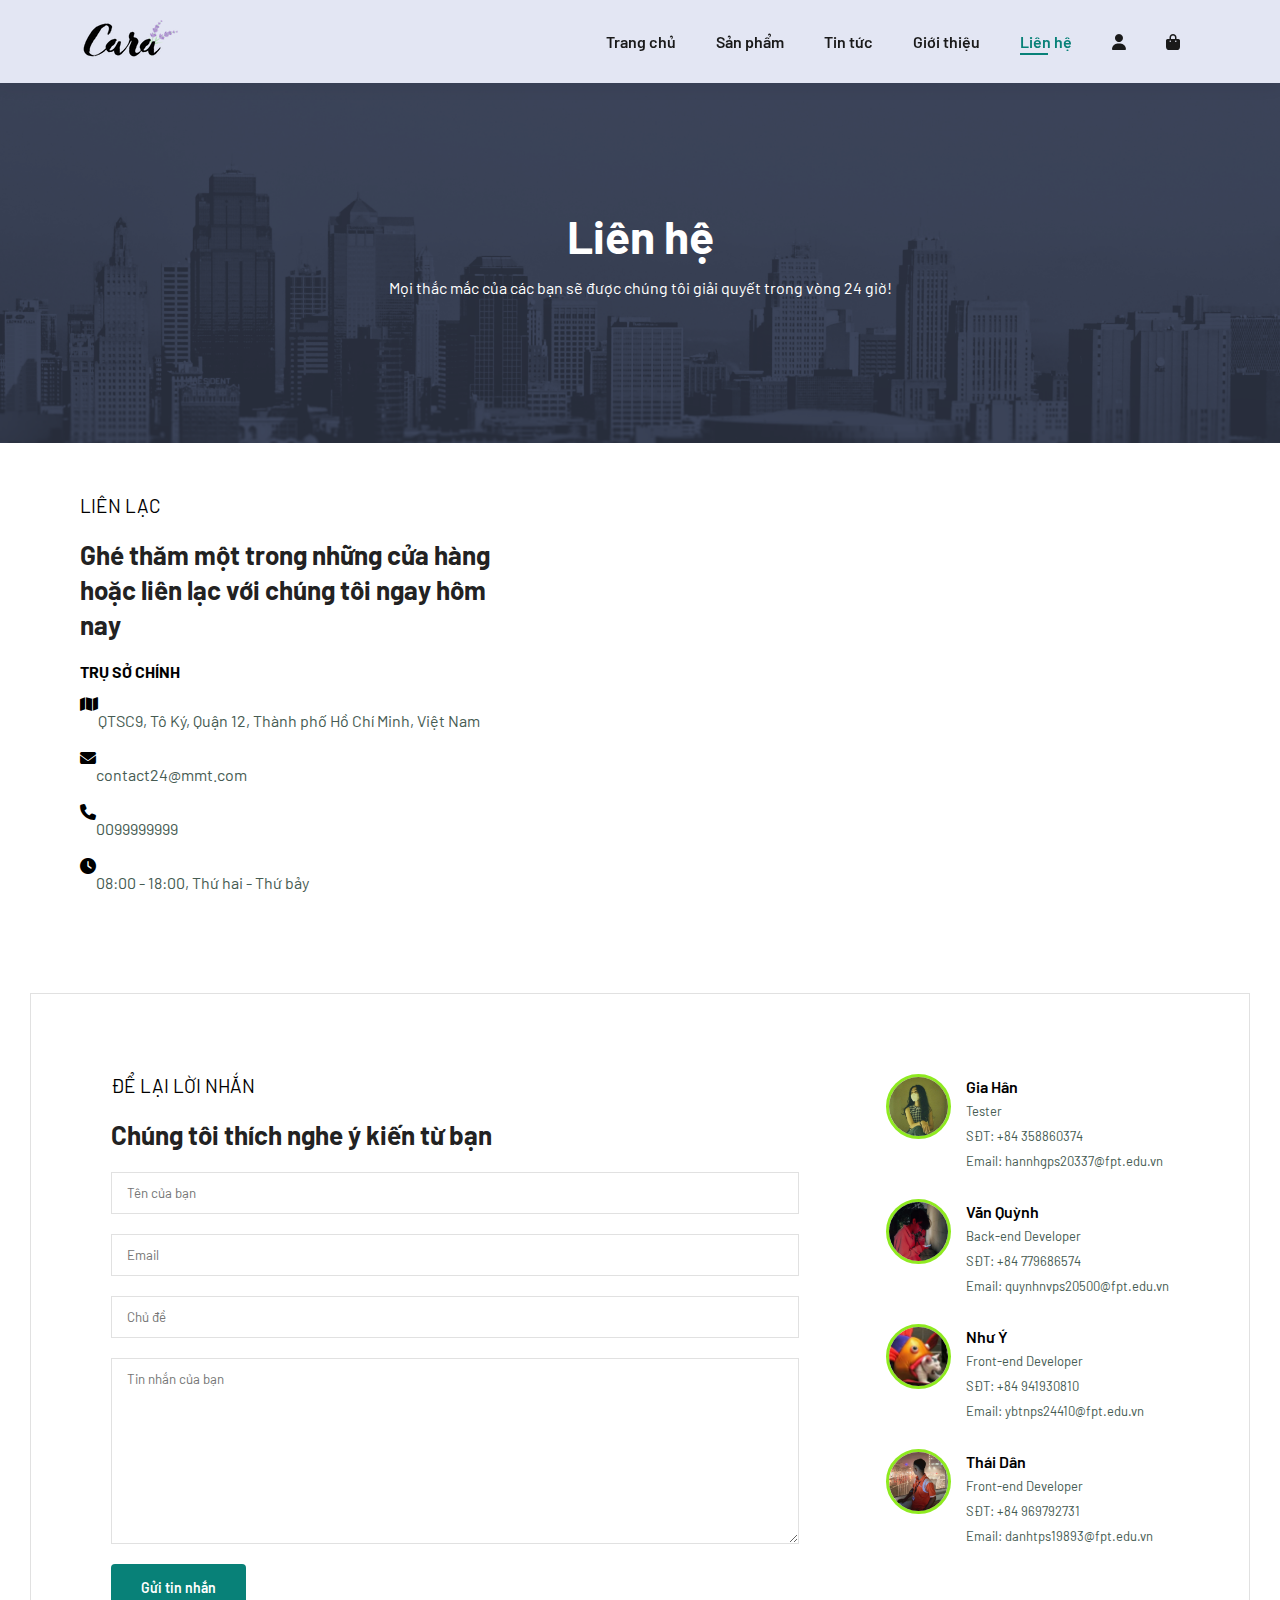
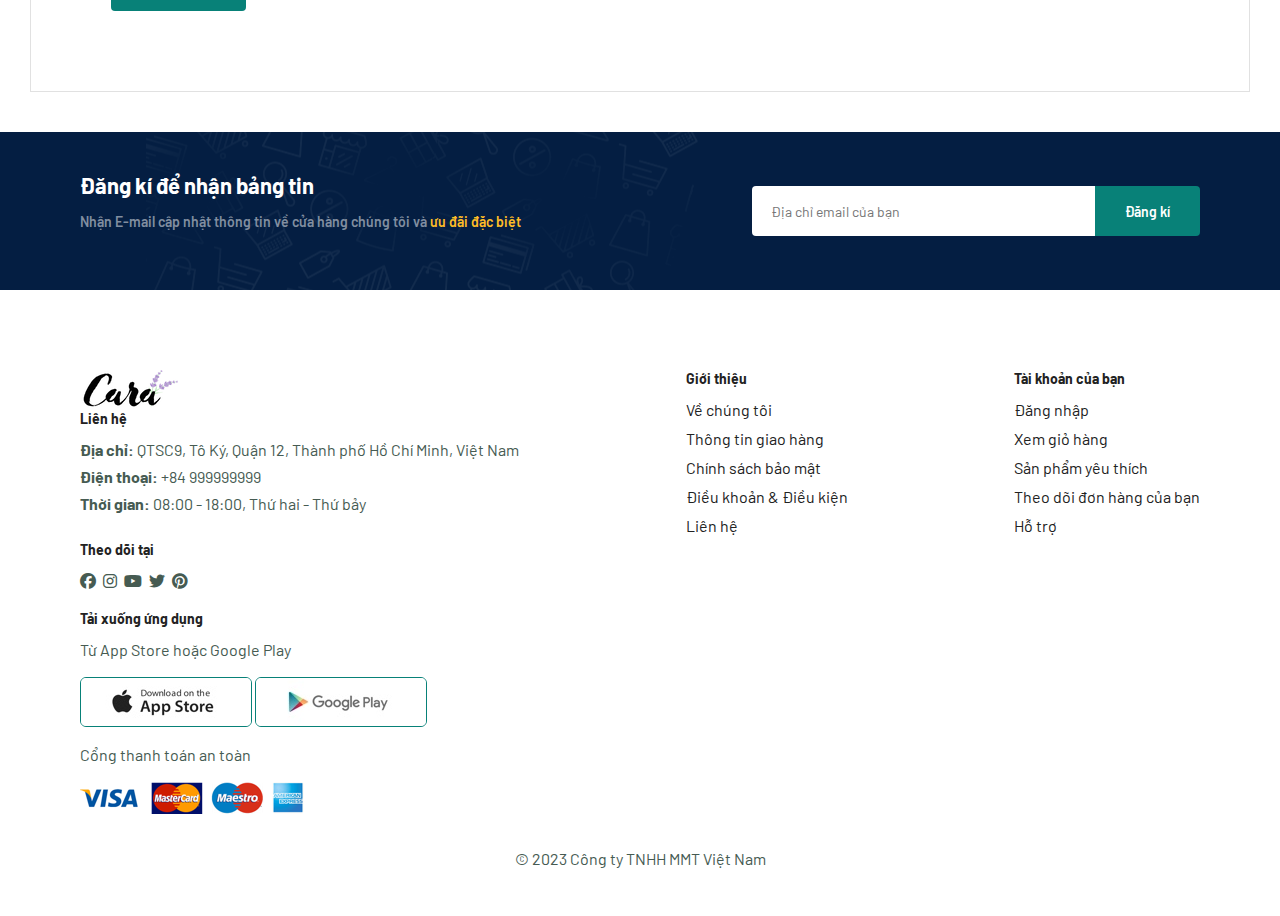
<file: Product/contact.html>
<!DOCTYPE html>
<html lang="en">

<head>
    <meta charset="UTF-8">
    <meta name="viewport" content="width=device-width, initial-scale=1.0">
    <title>Product</title>
    <link rel="stylesheet" href="https://cdnjs.cloudflare.com/ajax/libs/font-awesome/6.4.0/css/all.min.css" />
    <link href='https://unpkg.com/boxicons@2.1.4/css/boxicons.min.css' rel='stylesheet'>
    <link rel="stylesheet" href="assets/css/style.css">
</head>

<body>
    <section id="header">
        <a href="#"><img src="assets/img/logo.png" class="logo" alt=""></a>

        <div>
            <ul id="navbar">
                <li><a href="index.html">Trang chủ</a></li>
                <li><a href="shop.html">Sản phẩm</a></li>
                <li><a href="blog.html">Tin tức</a></li>
                <li><a href="about.html">Giới thiệu</a></li>
                <li><a class="active" href="contact.html">Liên hệ</a></li>
                <li id=""><a href="#"><i class="fa fa-user"></i></a></li>
                <li id="lg-bag"><a href="cart.html"><i class="fa fa-bag-shopping"></i></a></li>
                <a href="#" id="close"><i class="fa fa-xmark"></i></a>
            </ul>
        </div>

        <div id="mobile">
            <a href="cart.html"><i class="fa fa-bag-shopping"></i></a>
            <i id="bar" class="fa-solid fa-outdent"></i>
        </div>
    </section>

    <section id="page-header" class="contact-header">
        <h2>Liên hệ</h2>
        <p>Mọi thắc mắc của các bạn sẽ được chúng tôi giải quyết trong vòng 24 giờ!</p>
    </section>

    <section id="contact-details" class="section-p1">
        <div class="details">
            <span>LIÊN LẠC</span>
            <h2>Ghé thăm một trong những cửa hàng hoặc liên lạc với chúng tôi ngay hôm nay</h2>
            <h3>TRỤ SỞ CHÍNH</h3>
            <div>
                <li>
                    <i class="fa-solid fa-map"></i>
                    <p>QTSC9, Tô Ký, Quận 12, Thành phố Hồ Chí Minh, Việt Nam</p>
                </li>
                <li>
                    <i class="fa-solid fa-envelope"></i>
                    <p>contact24@mmt.com</p>
                </li>
                <li>
                    <i class="fa-solid fa-phone"></i>
                    <p>0099999999</p>
                </li>
                <li>
                    <i class="fa-solid fa-clock"></i>
                    <p>08:00 - 18:00, Thứ hai - Thứ bảy</p>
                </li>
            </div>
        </div>
        <div class="map">
            <iframe
                src="https://www.google.com/maps/embed?pb=!1m18!1m12!1m3!1d3607.2134039607313!2d106.6234886746042!3d10.853796757762742!2m3!1f0!2f0!3f0!3m2!1i1024!2i768!4f13.1!3m3!1m2!1s0x31752a20d8555e69%3A0x743b1e9558fb89e0!2sQTSC%209%20Building!5e1!3m2!1svi!2s!4v1688314739133!5m2!1svi!2s"
                width="600" height="450" style="border:0;" allowfullscreen="" loading="lazy"
                referrerpolicy="no-referrer-when-downgrade">
            </iframe>
        </div>
    </section>

    <section id="form-details">
        <form action="">
            <span>ĐỂ LẠI LỜI NHẮN</span>
            <h2>Chúng tôi thích nghe ý kiến từ bạn</h2>
            <input type="text" placeholder="Tên của bạn">
            <input type="text" placeholder="Email">
            <input type="text" placeholder="Chủ đề">
            <textarea name="" id="" cols="30" rows="10" placeholder="Tin nhắn của bạn"></textarea>
            <button class="normal">Gửi tin nhắn</button>
        </form>

        <div class="people">
            <div>
                <img src="assets/img/user/user1.jpg" alt="">
                <p><span>Gia Hân</span> Tester <br> SĐT: +84 358860374 <br> Email: hannhgps20337@fpt.edu.vn</p>
            </div>
            <div>
                <img src="assets/img/user/user2.jpg" alt="">
                <p><span>Văn Quỳnh</span> Back-end Developer <br> SĐT: +84 779686574 <br> Email:
                    quynhnvps20500@fpt.edu.vn</p>
            </div>
            <div>
                <img src="assets/img/user/user3.jpg" alt="">
                <p><span>Như Ý</span> Front-end Developer <br> SĐT: +84 941930810 <br> Email: ybtnps24410@fpt.edu.vn</p>
            </div>
            <div>
                <img src="assets/img/user/user4.jpg" alt="">
                <p><span>Thái Dân</span> Front-end Developer <br> SĐT: +84 969792731 <br> Email: danhtps19893@fpt.edu.vn
                </p>
            </div>
        </div>
    </section>

    <section id="newletter" class="section-p1 section-m1">
        <div class="newstext">
            <h4>Đăng kí để nhận bảng tin</h4>
            <p>Nhận E-mail cập nhật thông tin về cửa hàng chúng tôi và <span>ưu đãi đặc biệt</span></p>
        </div>
        <div class="form">
            <input type="text" placeholder="Địa chỉ email của bạn">
            <button class="normal">Đăng kí</button>
        </div>
    </section>

    <footer class="section-p1">
        <div class="col">
            <img src="assets/img/logo.png" alt="">
            <h4>Liên hệ</h4>
            <p><strong>Địa chỉ:</strong> QTSC9, Tô Ký, Quận 12, Thành phố Hồ Chí Minh, Việt Nam</p>
            <p><strong>Điện thoại:</strong> +84 999999999</p>
            <p><strong>Thời gian:</strong> 08:00 - 18:00, Thứ hai - Thứ bảy</p>
            <div class="follow">
                <h4>Theo dõi tại</h4>
                <div class="icon">
                    <i class="fa-brands fa-facebook"></i>
                    <i class="fa-brands fa-instagram"></i>
                    <i class="fa-brands fa-youtube"></i>
                    <i class="fa-brands fa-twitter"></i>
                    <i class="fa-brands fa-pinterest"></i>
                </div>
            </div>
        </div>

        <div class="col">
            <h4>Giới thiệu</h4>
            <a href="#">Về chúng tôi</a>
            <a href="#">Thông tin giao hàng</a>
            <a href="#">Chính sách bảo mật</a>
            <a href="#">Điều khoản & Điều kiện</a>
            <a href="#">Liên hệ</a>
        </div>

        <div class="col">
            <h4>Tài khoản của bạn</h4>
            <a href="#">Đăng nhập</a>
            <a href="#">Xem giỏ hàng</a>
            <a href="#">Sản phẩm yêu thích</a>
            <a href="#">Theo dõi đơn hàng của bạn</a>
            <a href="#">Hỗ trợ</a>
        </div>

        <div class="col install">
            <h4>Tải xuống ứng dụng</h4>
            <p>Từ App Store hoặc Google Play</p>
            <div class="row">
                <img src="assets/img/pay/app.jpg" alt="">
                <img src="assets/img/pay/play.jpg" alt="">
            </div>
            <p>Cổng thanh toán an toàn</p>
            <img src="assets/img/pay/pay.png" alt="">
        </div>

        <div class="copyright">
            <p>© 2023 Công ty TNHH MMT Việt Nam</p>
        </div>
    </footer>

    <script src="assets/js/main.js"></script>
</body>

</html>
</file>
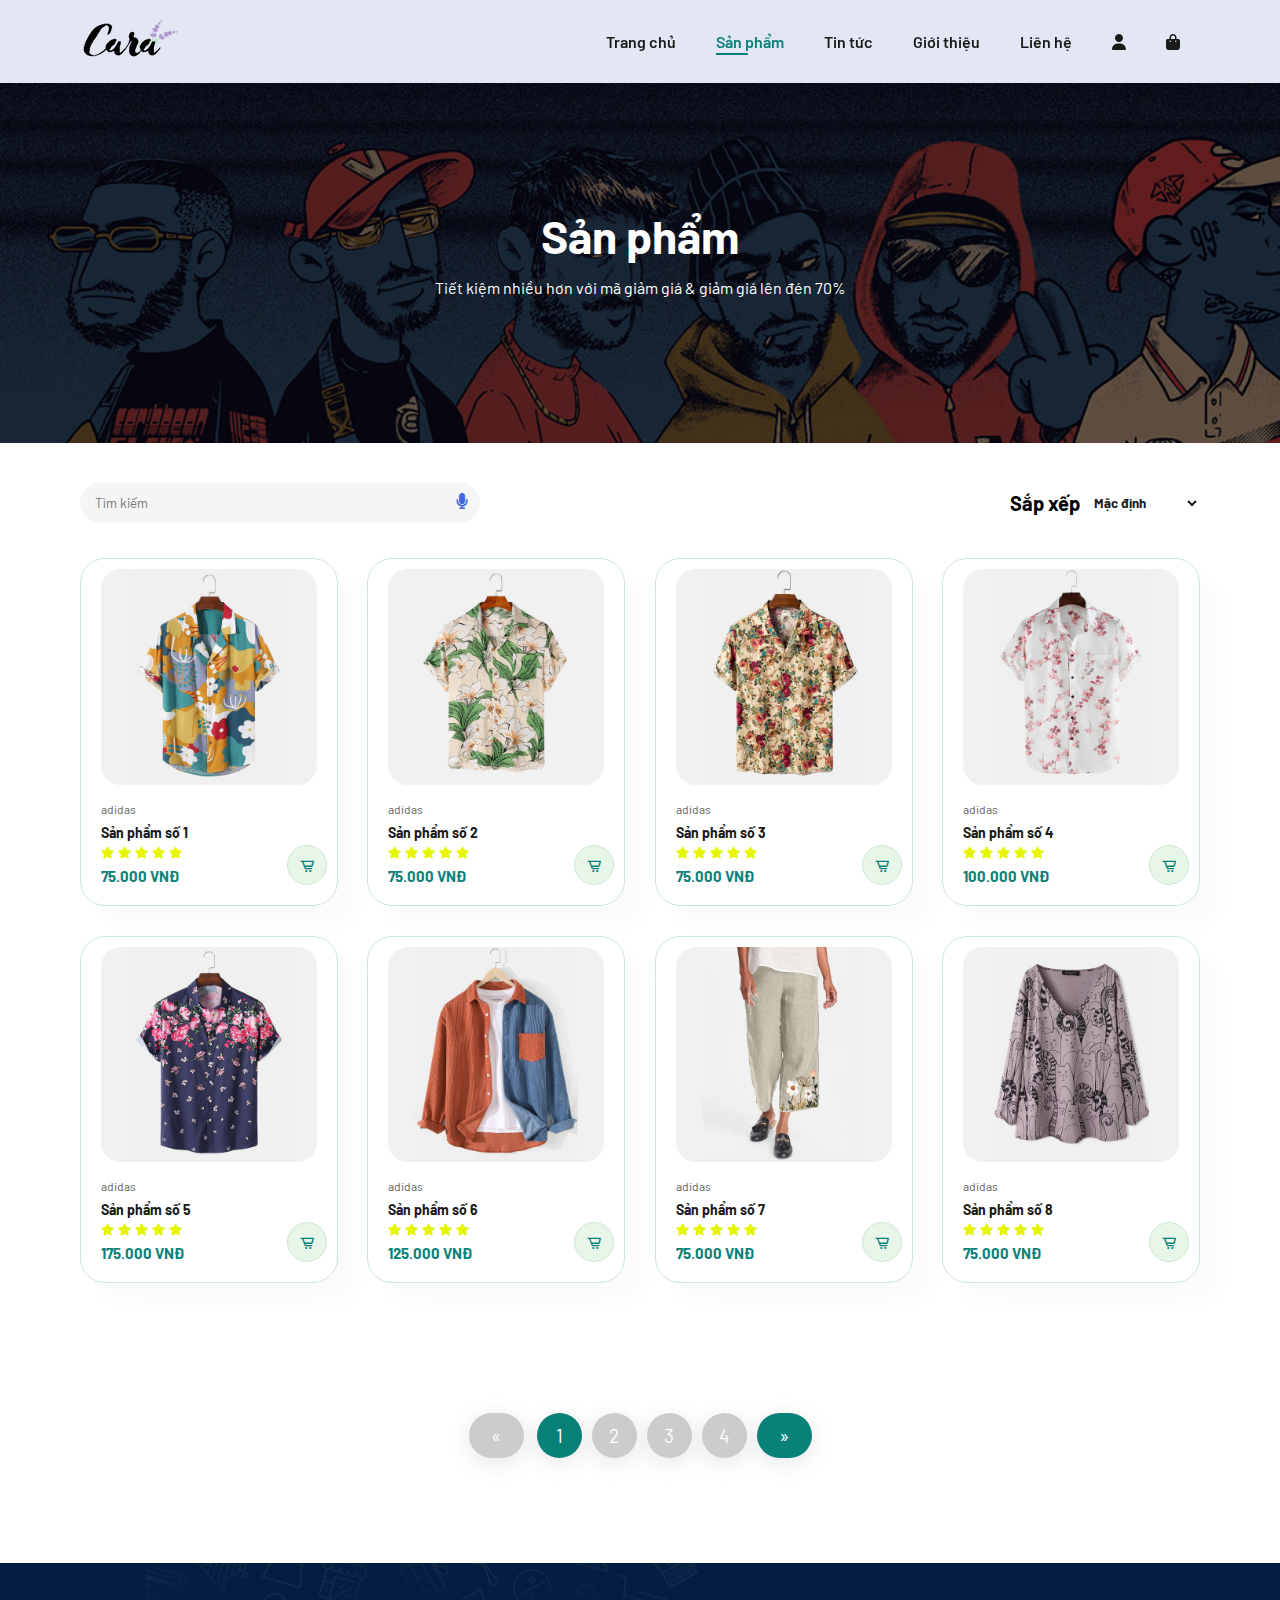
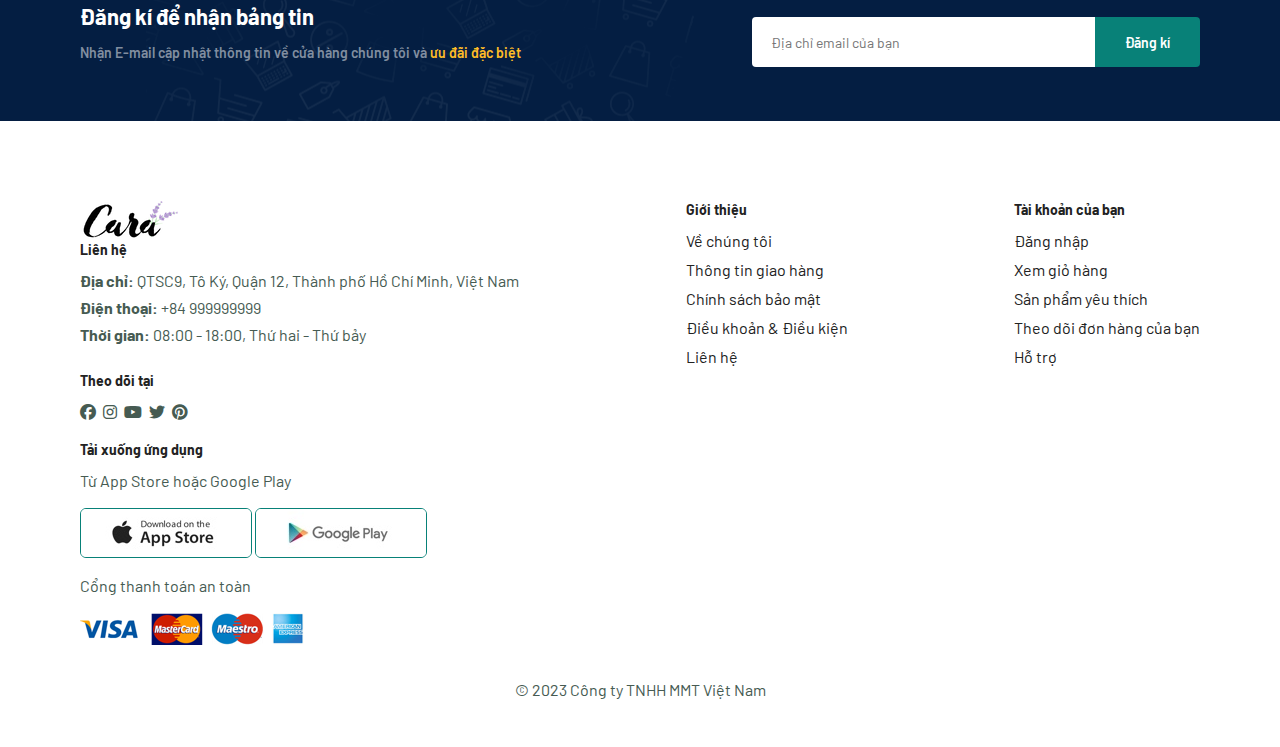
<file: Product/shop.html>
<!DOCTYPE html>
<html lang="en">

<head>
    <meta charset="UTF-8">
    <meta name="viewport" content="width=device-width, initial-scale=1.0">
    <title>Product</title>
    <link rel="stylesheet" href="https://cdnjs.cloudflare.com/ajax/libs/font-awesome/6.4.0/css/all.min.css" />
    <script src="https://cdnjs.cloudflare.com/ajax/libs/jquery/3.7.0/jquery.min.js"></script>
    <link href='https://unpkg.com/boxicons@2.1.4/css/boxicons.min.css' rel='stylesheet'>
    <link rel="stylesheet" href="assets/css/style.css">
</head>

<body>
    <section id="header">
        <a href="#"><img src="assets/img/logo.png" class="logo" alt=""></a>

        <div>
            <ul id="navbar">
                <li><a href="index.html">Trang chủ</a></li>
                <li><a class="active" href="shop.html">Sản phẩm</a></li>
                <li><a href="blog.html">Tin tức</a></li>
                <li><a href="about.html">Giới thiệu</a></li>
                <li><a href="contact.html">Liên hệ</a></li>
                <li id=""><a href="#"><i class="fa fa-user"></i></a></li>
                <li id="lg-bag"><a href="cart.html"><i class="fa fa-bag-shopping"></i></a></li>
                <a href="#" id="close"><i class="fa fa-xmark"></i></a>
            </ul>
        </div>

        <div id="mobile">
            <a href="cart.html"><i class="fa fa-bag-shopping"></i></a>
            <i id="bar" class="fa-solid fa-outdent"></i>
        </div>
    </section>

    <section id="page-header">
        <h2>Sản phẩm</h2>
        <p>Tiết kiệm nhiều hơn với mã giảm giá & giảm giá lên đén 70%</p>
    </section>

    <section id="product1" class="section-p1">
        <div class="ser-fil">
            <form action="" class="search-condition">
                <input type="text" id="search-item" placeholder="Tìm kiếm" onkeyup="search()">
                <i class="fa fa-microphone" id="voice-search"></i>
            </form>
            <div class="filter-condition">
                <span>Sắp xếp</span>
                <select name="" id="select">
                    <option value="Default">Mặc định</option>
                    <option value="LowToHigh">Thấp đến cao</option>
                    <option value="HighToLow">Cao đến thấp</option>
                </select>
            </div>
        </div>
        <div class="pro-container" id="product-list">
            <div class="pro" data-price="" onclick="window.location.href='singleproduct.html'">
                <img src="assets/img/products/f1.jpg" alt="">
                <div class="des">
                    <span>adidas</span>
                    <h5>Sản phẩm số 1</h5>
                    <div class="star">
                        <i class="fa fa-star"></i>
                        <i class="fa fa-star"></i>
                        <i class="fa fa-star"></i>
                        <i class="fa fa-star"></i>
                        <i class="fa fa-star"></i>
                    </div>
                    <h4>75.000 VNĐ</h4>
                </div>
                <a href="#" class="add"><i class='bx bx-cart-alt cart'></i></a>
            </div>
            <div class="pro" data-price="">
                <img src="assets/img/products/f2.jpg" alt="">
                <div class="des">
                    <span>adidas</span>
                    <h5>Sản phẩm số 2</h5>
                    <div class="star">
                        <i class="fa fa-star"></i>
                        <i class="fa fa-star"></i>
                        <i class="fa fa-star"></i>
                        <i class="fa fa-star"></i>
                        <i class="fa fa-star"></i>
                    </div>
                    <h4>75.000 VNĐ</h4>
                </div>
                <a href="#" class="add"><i class='bx bx-cart-alt cart'></i></a>
            </div>
            <div class="pro" data-price="">
                <img src="assets/img/products/f3.jpg" alt="">
                <div class="des">
                    <span>adidas</span>
                    <h5>Sản phẩm số 3</h5>
                    <div class="star">
                        <i class="fa fa-star"></i>
                        <i class="fa fa-star"></i>
                        <i class="fa fa-star"></i>
                        <i class="fa fa-star"></i>
                        <i class="fa fa-star"></i>
                    </div>
                    <h4>75.000 VNĐ</h4>
                </div>
                <a href="#" class="add"><i class='bx bx-cart-alt cart'></i></a>
            </div>
            <div class="pro" data-price="">
                <img src="assets/img/products/f4.jpg" alt="">
                <div class="des">
                    <span>adidas</span>
                    <h5>Sản phẩm số 4</h5>
                    <div class="star">
                        <i class="fa fa-star"></i>
                        <i class="fa fa-star"></i>
                        <i class="fa fa-star"></i>
                        <i class="fa fa-star"></i>
                        <i class="fa fa-star"></i>
                    </div>
                    <h4>100.000 VNĐ</h4>
                </div>
                <a href="#" class="add"><i class='bx bx-cart-alt cart'></i></a>
            </div>
            <div class="pro" data-price="">
                <img src="assets/img/products/f5.jpg" alt="">
                <div class="des">
                    <span>adidas</span>
                    <h5>Sản phẩm số 5</h5>
                    <div class="star">
                        <i class="fa fa-star"></i>
                        <i class="fa fa-star"></i>
                        <i class="fa fa-star"></i>
                        <i class="fa fa-star"></i>
                        <i class="fa fa-star"></i>
                    </div>
                    <h4>175.000 VNĐ</h4>
                </div>
                <a href="#" class="add"><i class='bx bx-cart-alt cart'></i></a>
            </div>
            <div class="pro" data-price="">
                <img src="assets/img/products/f6.jpg" alt="">
                <div class="des">
                    <span>adidas</span>
                    <h5>Sản phẩm số 6</h5>
                    <div class="star">
                        <i class="fa fa-star"></i>
                        <i class="fa fa-star"></i>
                        <i class="fa fa-star"></i>
                        <i class="fa fa-star"></i>
                        <i class="fa fa-star"></i>
                    </div>
                    <h4>125.000 VNĐ</h4>
                </div>
                <a href="#" class="add"><i class='bx bx-cart-alt cart'></i></a>
            </div>
            <div class="pro" data-price="">
                <img src="assets/img/products/f7.jpg" alt="">
                <div class="des">
                    <span>adidas</span>
                    <h5>Sản phẩm số 7</h5>
                    <div class="star">
                        <i class="fa fa-star"></i>
                        <i class="fa fa-star"></i>
                        <i class="fa fa-star"></i>
                        <i class="fa fa-star"></i>
                        <i class="fa fa-star"></i>
                    </div>
                    <h4>75.000 VNĐ</h4>
                </div>
                <a href="#" class="add"><i class='bx bx-cart-alt cart'></i></a>
            </div>
            <div class="pro" data-price="">
                <img src="assets/img/products/f8.jpg" alt="">
                <div class="des">
                    <span>adidas</span>
                    <h5>Sản phẩm số 8</h5>
                    <div class="star">
                        <i class="fa fa-star"></i>
                        <i class="fa fa-star"></i>
                        <i class="fa fa-star"></i>
                        <i class="fa fa-star"></i>
                        <i class="fa fa-star"></i>
                    </div>
                    <h4>75.000 VNĐ</h4>
                </div>
                <a href="#" class="add"><i class='bx bx-cart-alt cart'></i></a>
            </div>
            <div class="pro" data-price="">
                <img src="assets/img/products/n1.jpg" alt="">
                <div class="des">
                    <span>adidas</span>
                    <h5>Sản phẩm số 9</h5>
                    <div class="star">
                        <i class="fa fa-star"></i>
                        <i class="fa fa-star"></i>
                        <i class="fa fa-star"></i>
                        <i class="fa fa-star"></i>
                        <i class="fa fa-star"></i>
                    </div>
                    <h4>75.000 VNĐ</h4>
                </div>
                <a href="#" class="add"><i class='bx bx-cart-alt cart'></i></a>
            </div>
            <div class="pro" data-price="">
                <img src="assets/img/products/n2.jpg" alt="">
                <div class="des">
                    <span>adidas</span>
                    <h5>Sản phẩm số 10</h5>
                    <div class="star">
                        <i class="fa fa-star"></i>
                        <i class="fa fa-star"></i>
                        <i class="fa fa-star"></i>
                        <i class="fa fa-star"></i>
                        <i class="fa fa-star"></i>
                    </div>
                    <h4>75.000 VNĐ</h4>
                </div>
                <a href="#" class="add"><i class='bx bx-cart-alt cart'></i></a>
            </div>
            <div class="pro" data-price="">
                <img src="assets/img/products/n3.jpg" alt="">
                <div class="des">
                    <span>adidas</span>
                    <h5>Sản phẩm số 11</h5>
                    <div class="star">
                        <i class="fa fa-star"></i>
                        <i class="fa fa-star"></i>
                        <i class="fa fa-star"></i>
                        <i class="fa fa-star"></i>
                        <i class="fa fa-star"></i>
                    </div>
                    <h4>75.000 VNĐ</h4>
                </div>
                <a href="#" class="add"><i class='bx bx-cart-alt cart'></i></a>
            </div>
            <div class="pro" data-price="">
                <img src="assets/img/products/n4.jpg" alt="">
                <div class="des">
                    <span>adidas</span>
                    <h5>Sản phẩm số 12</h5>
                    <div class="star">
                        <i class="fa fa-star"></i>
                        <i class="fa fa-star"></i>
                        <i class="fa fa-star"></i>
                        <i class="fa fa-star"></i>
                        <i class="fa fa-star"></i>
                    </div>
                    <h4>75.000 VNĐ</h4>
                </div>
                <a href="#" class="add"><i class='bx bx-cart-alt cart'></i></a>
            </div>
            <div class="pro" data-price="">
                <img src="assets/img/products/n5.jpg" alt="">
                <div class="des">
                    <span>adidas</span>
                    <h5>Sản phẩm số 13</h5>
                    <div class="star">
                        <i class="fa fa-star"></i>
                        <i class="fa fa-star"></i>
                        <i class="fa fa-star"></i>
                        <i class="fa fa-star"></i>
                        <i class="fa fa-star"></i>
                    </div>
                    <h4>75.000 VNĐ</h4>
                </div>
                <a href="#" class="add"><i class='bx bx-cart-alt cart'></i></a>
            </div>
            <div class="pro" data-price="">
                <img src="assets/img/products/n6.jpg" alt="">
                <div class="des">
                    <span>adidas</span>
                    <h5>Sản phẩm số 14</h5>
                    <div class="star">
                        <i class="fa fa-star"></i>
                        <i class="fa fa-star"></i>
                        <i class="fa fa-star"></i>
                        <i class="fa fa-star"></i>
                        <i class="fa fa-star"></i>
                    </div>
                    <h4>75.000 VNĐ</h4>
                </div>
                <a href="#" class="add"><i class='bx bx-cart-alt cart'></i></a>
            </div>
            <div class="pro" data-price="">
                <img src="assets/img/products/n7.jpg" alt="">
                <div class="des">
                    <span>adidas</span>
                    <h5>Sản phẩm số 15</h5>
                    <div class="star">
                        <i class="fa fa-star"></i>
                        <i class="fa fa-star"></i>
                        <i class="fa fa-star"></i>
                        <i class="fa fa-star"></i>
                        <i class="fa fa-star"></i>
                    </div>
                    <h4>75.000 VNĐ</h4>
                </div>
                <a href="#" class="add"><i class='bx bx-cart-alt cart'></i></a>
            </div>
            <div class="pro" data-price="">
                <img src="assets/img/products/n8.jpg" alt="">
                <div class="des">
                    <span>adidas</span>
                    <h5>Sản phẩm số 16</h5>
                    <div class="star">
                        <i class="fa fa-star"></i>
                        <i class="fa fa-star"></i>
                        <i class="fa fa-star"></i>
                        <i class="fa fa-star"></i>
                        <i class="fa fa-star"></i>
                    </div>
                    <h4>75.000 VNĐ</h4>
                </div>
                <a href="#" class="add"><i class='bx bx-cart-alt cart'></i></a>
            </div>
            <div class="pro" data-price="">
                <img src="assets/img/products/f1.jpg" alt="">
                <div class="des">
                    <span>adidas</span>
                    <h5>Sản phẩm số 17</h5>
                    <div class="star">
                        <i class="fa fa-star"></i>
                        <i class="fa fa-star"></i>
                        <i class="fa fa-star"></i>
                        <i class="fa fa-star"></i>
                        <i class="fa fa-star"></i>
                    </div>
                    <h4>75.000 VNĐ</h4>
                </div>
                <a href="#" class="add"><i class='bx bx-cart-alt cart'></i></a>
            </div>
            <div class="pro" data-price="">
                <img src="assets/img/products/f2.jpg" alt="">
                <div class="des">
                    <span>adidas</span>
                    <h5>Sản phẩm số 18</h5>
                    <div class="star">
                        <i class="fa fa-star"></i>
                        <i class="fa fa-star"></i>
                        <i class="fa fa-star"></i>
                        <i class="fa fa-star"></i>
                        <i class="fa fa-star"></i>
                    </div>
                    <h4>75.000 VNĐ</h4>
                </div>
                <a href="#" class="add"><i class='bx bx-cart-alt cart'></i></a>
            </div>
            <div class="pro" data-price="">
                <img src="assets/img/products/f3.jpg" alt="">
                <div class="des">
                    <span>adidas</span>
                    <h5>Sản phẩm số 19</h5>
                    <div class="star">
                        <i class="fa fa-star"></i>
                        <i class="fa fa-star"></i>
                        <i class="fa fa-star"></i>
                        <i class="fa fa-star"></i>
                        <i class="fa fa-star"></i>
                    </div>
                    <h4>75.000 VNĐ</h4>
                </div>
                <a href="#" class="add"><i class='bx bx-cart-alt cart'></i></a>
            </div>
            <div class="pro" data-price="">
                <img src="assets/img/products/f4.jpg" alt="">
                <div class="des">
                    <span>adidas</span>
                    <h5>Sản phẩm số 20</h5>
                    <div class="star">
                        <i class="fa fa-star"></i>
                        <i class="fa fa-star"></i>
                        <i class="fa fa-star"></i>
                        <i class="fa fa-star"></i>
                        <i class="fa fa-star"></i>
                    </div>
                    <h4>100.000 VNĐ</h4>
                </div>
                <a href="#" class="add"><i class='bx bx-cart-alt cart'></i></a>
            </div>
            <div class="pro" data-price="">
                <img src="assets/img/products/f5.jpg" alt="">
                <div class="des">
                    <span>adidas</span>
                    <h5>Sản phẩm số 21</h5>
                    <div class="star">
                        <i class="fa fa-star"></i>
                        <i class="fa fa-star"></i>
                        <i class="fa fa-star"></i>
                        <i class="fa fa-star"></i>
                        <i class="fa fa-star"></i>
                    </div>
                    <h4>175.000 VNĐ</h4>
                </div>
                <a href="#" class="add"><i class='bx bx-cart-alt cart'></i></a>
            </div>
            <div class="pro" data-price="">
                <img src="assets/img/products/f6.jpg" alt="">
                <div class="des">
                    <span>adidas</span>
                    <h5>Sản phẩm số 22</h5>
                    <div class="star">
                        <i class="fa fa-star"></i>
                        <i class="fa fa-star"></i>
                        <i class="fa fa-star"></i>
                        <i class="fa fa-star"></i>
                        <i class="fa fa-star"></i>
                    </div>
                    <h4>125.000 VNĐ</h4>
                </div>
                <a href="#" class="add"><i class='bx bx-cart-alt cart'></i></a>
            </div>
            <div class="pro" data-price="">
                <img src="assets/img/products/f7.jpg" alt="">
                <div class="des">
                    <span>adidas</span>
                    <h5>Sản phẩm số 23</h5>
                    <div class="star">
                        <i class="fa fa-star"></i>
                        <i class="fa fa-star"></i>
                        <i class="fa fa-star"></i>
                        <i class="fa fa-star"></i>
                        <i class="fa fa-star"></i>
                    </div>
                    <h4>75.000 VNĐ</h4>
                </div>
                <a href="#" class="add"><i class='bx bx-cart-alt cart'></i></a>
            </div>
            <div class="pro" data-price="">
                <img src="assets/img/products/f8.jpg" alt="">
                <div class="des">
                    <span>adidas</span>
                    <h5>Sản phẩm số 24</h5>
                    <div class="star">
                        <i class="fa fa-star"></i>
                        <i class="fa fa-star"></i>
                        <i class="fa fa-star"></i>
                        <i class="fa fa-star"></i>
                        <i class="fa fa-star"></i>
                    </div>
                    <h4>75.000 VNĐ</h4>
                </div>
                <a href="#" class="add"><i class='bx bx-cart-alt cart'></i></a>
            </div>
            <div class="pro" data-price="">
                <img src="assets/img/products/n1.jpg" alt="">
                <div class="des">
                    <span>adidas</span>
                    <h5>Sản phẩm số 25</h5>
                    <div class="star">
                        <i class="fa fa-star"></i>
                        <i class="fa fa-star"></i>
                        <i class="fa fa-star"></i>
                        <i class="fa fa-star"></i>
                        <i class="fa fa-star"></i>
                    </div>
                    <h4>75.000 VNĐ</h4>
                </div>
                <a href="#" class="add"><i class='bx bx-cart-alt cart'></i></a>
            </div>
            <div class="pro" data-price="">
                <img src="assets/img/products/n2.jpg" alt="">
                <div class="des">
                    <span>adidas</span>
                    <h5>Sản phẩm số 26</h5>
                    <div class="star">
                        <i class="fa fa-star"></i>
                        <i class="fa fa-star"></i>
                        <i class="fa fa-star"></i>
                        <i class="fa fa-star"></i>
                        <i class="fa fa-star"></i>
                    </div>
                    <h4>75.000 VNĐ</h4>
                </div>
                <a href="#" class="add"><i class='bx bx-cart-alt cart'></i></a>
            </div>
            <div class="pro" data-price="">
                <img src="assets/img/products/n3.jpg" alt="">
                <div class="des">
                    <span>adidas</span>
                    <h5>Sản phẩm số 27</h5>
                    <div class="star">
                        <i class="fa fa-star"></i>
                        <i class="fa fa-star"></i>
                        <i class="fa fa-star"></i>
                        <i class="fa fa-star"></i>
                        <i class="fa fa-star"></i>
                    </div>
                    <h4>75.000 VNĐ</h4>
                </div>
                <a href="#" class="add"><i class='bx bx-cart-alt cart'></i></a>
            </div>
            <div class="pro" data-price="">
                <img src="assets/img/products/n4.jpg" alt="">
                <div class="des">
                    <span>adidas</span>
                    <h5>Sản phẩm số 28</h5>
                    <div class="star">
                        <i class="fa fa-star"></i>
                        <i class="fa fa-star"></i>
                        <i class="fa fa-star"></i>
                        <i class="fa fa-star"></i>
                        <i class="fa fa-star"></i>
                    </div>
                    <h4>75.000 VNĐ</h4>
                </div>
                <a href="#" class="add"><i class='bx bx-cart-alt cart'></i></a>
            </div>
            <div class="pro" data-price="">
                <img src="assets/img/products/n5.jpg" alt="">
                <div class="des">
                    <span>adidas</span>
                    <h5>Sản phẩm số 29</h5>
                    <div class="star">
                        <i class="fa fa-star"></i>
                        <i class="fa fa-star"></i>
                        <i class="fa fa-star"></i>
                        <i class="fa fa-star"></i>
                        <i class="fa fa-star"></i>
                    </div>
                    <h4>75.000 VNĐ</h4>
                </div>
                <a href="#" class="add"><i class='bx bx-cart-alt cart'></i></a>
            </div>
            <div class="pro" data-price="">
                <img src="assets/img/products/n6.jpg" alt="">
                <div class="des">
                    <span>adidas</span>
                    <h5>Sản phẩm số 30</h5>
                    <div class="star">
                        <i class="fa fa-star"></i>
                        <i class="fa fa-star"></i>
                        <i class="fa fa-star"></i>
                        <i class="fa fa-star"></i>
                        <i class="fa fa-star"></i>
                    </div>
                    <h4>75.000 VNĐ</h4>
                </div>
                <a href="#" class="add"><i class='bx bx-cart-alt cart'></i></a>
            </div>
            <div class="pro" data-price="">
                <img src="assets/img/products/n7.jpg" alt="">
                <div class="des">
                    <span>adidas</span>
                    <h5>Sản phẩm số 31</h5>
                    <div class="star">
                        <i class="fa fa-star"></i>
                        <i class="fa fa-star"></i>
                        <i class="fa fa-star"></i>
                        <i class="fa fa-star"></i>
                        <i class="fa fa-star"></i>
                    </div>
                    <h4>75.000 VNĐ</h4>
                </div>
                <a href="#" class="add"><i class='bx bx-cart-alt cart'></i></a>
            </div>
            <div class="pro" data-price="">
                <img src="assets/img/products/n8.jpg" alt="">
                <div class="des">
                    <span>adidas</span>
                    <h5>Sản phẩm số 32</h5>
                    <div class="star">
                        <i class="fa fa-star"></i>
                        <i class="fa fa-star"></i>
                        <i class="fa fa-star"></i>
                        <i class="fa fa-star"></i>
                        <i class="fa fa-star"></i>
                    </div>
                    <h4>75.000 VNĐ</h4>
                </div>
                <a href="#" class="add"><i class='bx bx-cart-alt cart'></i></a>
            </div>
        </div>
    </section>

    <section id="pagination" class="section-p1">
        <li class="page-item previous-page disable"><a class="page-link" href="#">&laquo;</a></li>
        <li class="page-item current-page active"><a class="page-link" href="#">1</a></li>
        <li class="page-item dots"><a class="page-link" href="#">...</a></li>
        <li class="page-item current-page"><a class="page-link" href="#">5</a></li>
        <li class="page-item current-page"><a class="page-link" href="#">6</a></li>
        <li class="page-item dots"><a class="page-link" href="#">...</a></li>
        <li class="page-item current-page"><a class="page-link" href="#">10</a></li>
        <li class="page-item next-page"><a class="page-link" href="#">&raquo;</a></li>
    </section>

    <section id="newletter" class="section-p1 section-m1">
        <div class="newstext">
            <h4>Đăng kí để nhận bảng tin</h4>
            <p>Nhận E-mail cập nhật thông tin về cửa hàng chúng tôi và <span>ưu đãi đặc biệt</span></p>
        </div>
        <div class="form">
            <input type="text" placeholder="Địa chỉ email của bạn">
            <button class="normal">Đăng kí</button>
        </div>
    </section>

    <footer class="section-p1">
        <div class="col">
            <img src="assets/img/logo.png" alt="">
            <h4>Liên hệ</h4>
            <p><strong>Địa chỉ:</strong> QTSC9, Tô Ký, Quận 12, Thành phố Hồ Chí Minh, Việt Nam</p>
            <p><strong>Điện thoại:</strong> +84 999999999</p>
            <p><strong>Thời gian:</strong> 08:00 - 18:00, Thứ hai - Thứ bảy</p>
            <div class="follow">
                <h4>Theo dõi tại</h4>
                <div class="icon">
                    <i class="fa-brands fa-facebook"></i>
                    <i class="fa-brands fa-instagram"></i>
                    <i class="fa-brands fa-youtube"></i>
                    <i class="fa-brands fa-twitter"></i>
                    <i class="fa-brands fa-pinterest"></i>
                </div>
            </div>
        </div>

        <div class="col">
            <h4>Giới thiệu</h4>
            <a href="#">Về chúng tôi</a>
            <a href="#">Thông tin giao hàng</a>
            <a href="#">Chính sách bảo mật</a>
            <a href="#">Điều khoản & Điều kiện</a>
            <a href="#">Liên hệ</a>
        </div>

        <div class="col">
            <h4>Tài khoản của bạn</h4>
            <a href="#">Đăng nhập</a>
            <a href="#">Xem giỏ hàng</a>
            <a href="#">Sản phẩm yêu thích</a>
            <a href="#">Theo dõi đơn hàng của bạn</a>
            <a href="#">Hỗ trợ</a>
        </div>

        <div class="col install">
            <h4>Tải xuống ứng dụng</h4>
            <p>Từ App Store hoặc Google Play</p>
            <div class="row">
                <img src="assets/img/pay/app.jpg" alt="">
                <img src="assets/img/pay/play.jpg" alt="">
            </div>
            <p>Cổng thanh toán an toàn</p>
            <img src="assets/img/pay/pay.png" alt="">
        </div>

        <div class="copyright">
            <p>© 2023 Công ty TNHH MMT Việt Nam</p>
        </div>
    </footer>

    <script src="assets/js/main.js"></script>
</body>

</html>
</file>
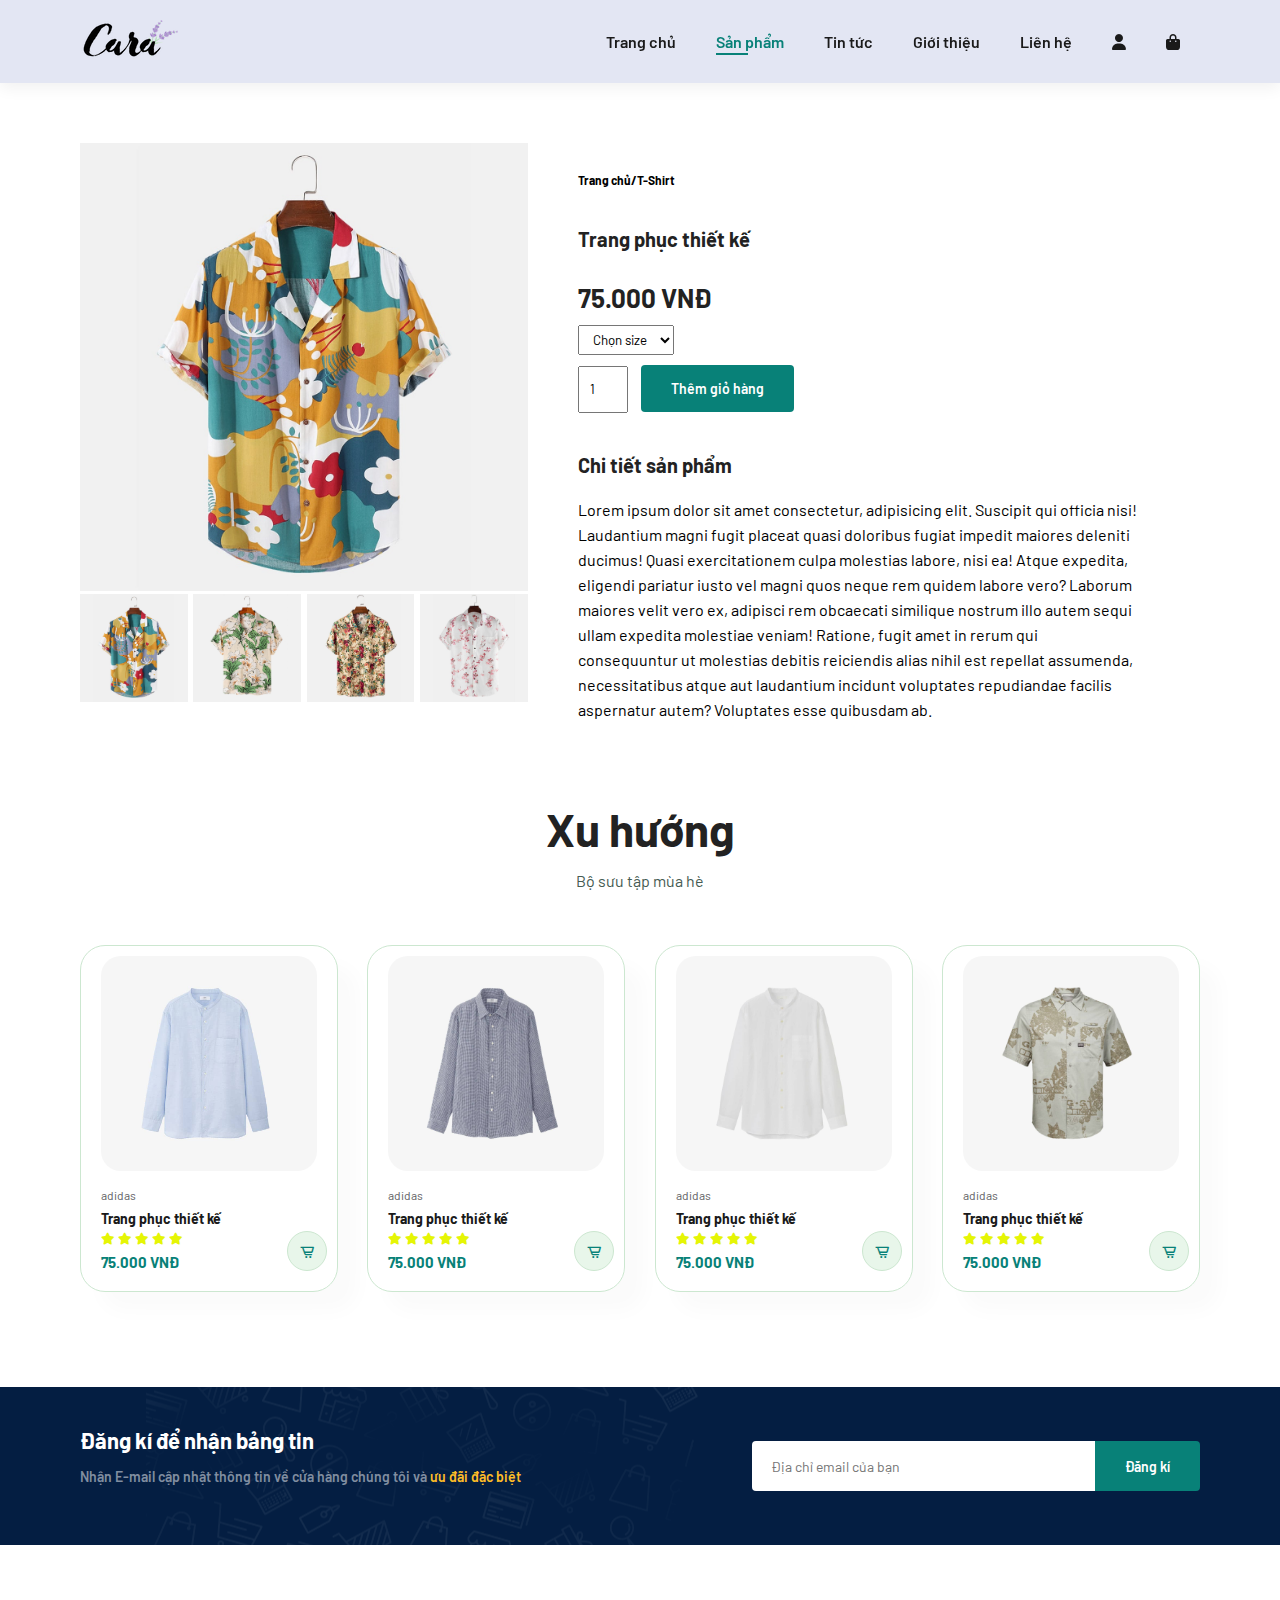
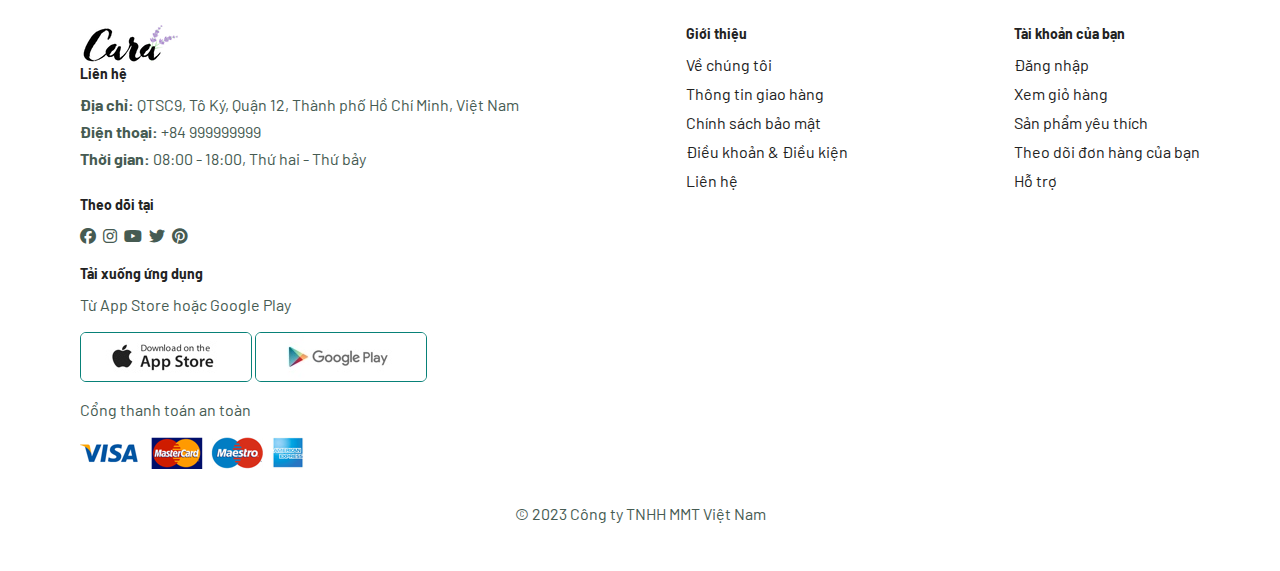
<file: Product/singleproduct.html>
<!DOCTYPE html>
<html lang="en">

<head>
    <meta charset="UTF-8">
    <meta name="viewport" content="width=device-width, initial-scale=1.0">
    <title>Product</title>
    <link rel="stylesheet" href="https://cdnjs.cloudflare.com/ajax/libs/font-awesome/6.4.0/css/all.min.css" />
    <link href='https://unpkg.com/boxicons@2.1.4/css/boxicons.min.css' rel='stylesheet'>
    <link rel="stylesheet" href="assets/css/style.css">
</head>

<body>
    <section id="header">
        <a href="#"><img src="assets/img/logo.png" class="logo" alt=""></a>

        <div>
            <ul id="navbar">
                <li><a href="index.html">Trang chủ</a></li>
                <li><a class="active" href="shop.html">Sản phẩm</a></li>
                <li><a href="blog.html">Tin tức</a></li>
                <li><a href="about.html">Giới thiệu</a></li>
                <li><a href="contact.html">Liên hệ</a></li>
                <li id=""><a href="#"><i class="fa fa-user"></i></a></li>
                <li id="lg-bag"><a href="cart.html"><i class="fa fa-bag-shopping"></i></a></li>
                <a href="#" id="close"><i class="fa fa-xmark"></i></a>
            </ul>
        </div>

        <div id="mobile">
            <a href="cart.html"><i class="fa fa-bag-shopping"></i></a>
            <i id="bar" class="fa-solid fa-outdent"></i>
        </div>
    </section>

    <section id="prodetails" class="section-p1">
        <div class="single-pro-image">
            <img src="assets/img/products/f1.jpg" width="100%" id="mainImg" alt="">
            <div class="small-img-group">
                <div class="small-img-col">
                    <img src="assets/img/products/f1.jpg" width="100%" class="small-img" alt="">
                </div>
                <div class="small-img-col">
                    <img src="assets/img/products/f2.jpg" width="100%" class="small-img" alt="">
                </div>
                <div class="small-img-col">
                    <img src="assets/img/products/f3.jpg" width="100%" class="small-img" alt="">
                </div>
                <div class="small-img-col">
                    <img src="assets/img/products/f4.jpg" width="100%" class="small-img" alt="">
                </div>
            </div>
        </div>
        <div class="single-pro-details">
            <h6>Trang chủ/T-Shirt</h6>
            <h4>Trang phục thiết kế</h4>
            <h2>75.000 VNĐ</h2>
            <select>
                <option>Chọn size</option>
                <option>S</option>
                <option>M</option>
                <option>L</option>
                <option>XL</option>
            </select>
            <input type="number" value="1">
            <button class="normal">Thêm giỏ hàng</button>
            <h4>Chi tiết sản phẩm</h4>
            <span>Lorem ipsum dolor sit amet consectetur, adipisicing elit. Suscipit qui officia nisi! Laudantium magni
                fugit placeat quasi doloribus fugiat impedit maiores deleniti ducimus! Quasi exercitationem culpa
                molestias labore, nisi ea!
                Atque expedita, eligendi pariatur iusto vel magni quos neque rem quidem labore vero? Laborum maiores
                velit vero ex, adipisci rem obcaecati similique nostrum illo autem sequi ullam expedita molestiae
                veniam!
                Ratione, fugit amet in rerum qui consequuntur ut molestias debitis reiciendis alias nihil est repellat
                assumenda, necessitatibus atque aut laudantium incidunt voluptates repudiandae facilis aspernatur autem?
                Voluptates esse quibusdam ab.
            </span>
        </div>
    </section>

    <section id="product1" class="section-p1">
        <h2>Xu hướng</h2>
        <p>Bộ sưu tập mùa hè</p>
        <div class="pro-container">
            <div class="pro">
                <img src="assets/img/products/n1.jpg" alt="">
                <div class="des">
                    <span>adidas</span>
                    <h5>Trang phục thiết kế</h5>
                    <div class="star">
                        <i class="fa fa-star"></i>
                        <i class="fa fa-star"></i>
                        <i class="fa fa-star"></i>
                        <i class="fa fa-star"></i>
                        <i class="fa fa-star"></i>
                    </div>
                    <h4>75.000 VNĐ</h4>
                </div>
                <a href="#"><i class='bx bx-cart-alt cart'></i></a>
            </div>
            <div class="pro">
                <img src="assets/img/products/n2.jpg" alt="">
                <div class="des">
                    <span>adidas</span>
                    <h5>Trang phục thiết kế</h5>
                    <div class="star">
                        <i class="fa fa-star"></i>
                        <i class="fa fa-star"></i>
                        <i class="fa fa-star"></i>
                        <i class="fa fa-star"></i>
                        <i class="fa fa-star"></i>
                    </div>
                    <h4>75.000 VNĐ</h4>
                </div>
                <a href="#"><i class='bx bx-cart-alt cart'></i></a>
            </div>
            <div class="pro">
                <img src="assets/img/products/n3.jpg" alt="">
                <div class="des">
                    <span>adidas</span>
                    <h5>Trang phục thiết kế</h5>
                    <div class="star">
                        <i class="fa fa-star"></i>
                        <i class="fa fa-star"></i>
                        <i class="fa fa-star"></i>
                        <i class="fa fa-star"></i>
                        <i class="fa fa-star"></i>
                    </div>
                    <h4>75.000 VNĐ</h4>
                </div>
                <a href="#"><i class='bx bx-cart-alt cart'></i></a>
            </div>
            <div class="pro">
                <img src="assets/img/products/n4.jpg" alt="">
                <div class="des">
                    <span>adidas</span>
                    <h5>Trang phục thiết kế</h5>
                    <div class="star">
                        <i class="fa fa-star"></i>
                        <i class="fa fa-star"></i>
                        <i class="fa fa-star"></i>
                        <i class="fa fa-star"></i>
                        <i class="fa fa-star"></i>
                    </div>
                    <h4>75.000 VNĐ</h4>
                </div>
                <a href="#"><i class='bx bx-cart-alt cart'></i></a>
            </div>
        </div>
    </section>

    <section id="newletter" class="section-p1 section-m1">
        <div class="newstext">
            <h4>Đăng kí để nhận bảng tin</h4>
            <p>Nhận E-mail cập nhật thông tin về cửa hàng chúng tôi và <span>ưu đãi đặc biệt</span></p>
        </div>
        <div class="form">
            <input type="text" placeholder="Địa chỉ email của bạn">
            <button class="normal">Đăng kí</button>
        </div>
    </section>

    <footer class="section-p1">
        <div class="col">
            <img src="assets/img/logo.png" alt="">
            <h4>Liên hệ</h4>
            <p><strong>Địa chỉ:</strong> QTSC9, Tô Ký, Quận 12, Thành phố Hồ Chí Minh, Việt Nam</p>
            <p><strong>Điện thoại:</strong> +84 999999999</p>
            <p><strong>Thời gian:</strong> 08:00 - 18:00, Thứ hai - Thứ bảy</p>
            <div class="follow">
                <h4>Theo dõi tại</h4>
                <div class="icon">
                    <i class="fa-brands fa-facebook"></i>
                    <i class="fa-brands fa-instagram"></i>
                    <i class="fa-brands fa-youtube"></i>
                    <i class="fa-brands fa-twitter"></i>
                    <i class="fa-brands fa-pinterest"></i>
                </div>
            </div>
        </div>

        <div class="col">
            <h4>Giới thiệu</h4>
            <a href="#">Về chúng tôi</a>
            <a href="#">Thông tin giao hàng</a>
            <a href="#">Chính sách bảo mật</a>
            <a href="#">Điều khoản & Điều kiện</a>
            <a href="#">Liên hệ</a>
        </div>

        <div class="col">
            <h4>Tài khoản của bạn</h4>
            <a href="#">Đăng nhập</a>
            <a href="#">Xem giỏ hàng</a>
            <a href="#">Sản phẩm yêu thích</a>
            <a href="#">Theo dõi đơn hàng của bạn</a>
            <a href="#">Hỗ trợ</a>
        </div>

        <div class="col install">
            <h4>Tải xuống ứng dụng</h4>
            <p>Từ App Store hoặc Google Play</p>
            <div class="row">
                <img src="assets/img/pay/app.jpg" alt="">
                <img src="assets/img/pay/play.jpg" alt="">
            </div>
            <p>Cổng thanh toán an toàn</p>
            <img src="assets/img/pay/pay.png" alt="">
        </div>

        <div class="copyright">
            <p>© 2023 Công ty TNHH MMT Việt Nam</p>
        </div>
    </footer>

    <script>
        var mainImg = document.getElementById("mainImg");
        var smallimg = document.getElementsByClassName("small-img");

        smallimg[0].onclick = function () {
            mainImg.src = smallimg[0].src;
        }
        smallimg[1].onclick = function () {
            mainImg.src = smallimg[1].src;
        }
        smallimg[2].onclick = function () {
            mainImg.src = smallimg[2].src;
        }
        smallimg[3].onclick = function () {
            mainImg.src = smallimg[3].src;
        }
    </script>

    <script src="assets/js/main.js"></script>
</body>

</html>
</file>
<file: LoginForm/index.css>
@import url('https://fonts.googleapis.com/css2?family=Barlow:wght@100;200;300;400;500;600;700;800;900&display=swap');
* {
  margin: 0;
  padding: 0;
  box-sizing: border-box;
  font-family: "Barlow", sans-serif;
}
body{
    height: 100vh;
    width: 100%;
    background: #000;
  
}
.background{
    background: url(/LoginForm/b4.jpg) no-repeat;
    background-position: center;
    background-size:cover ;
    height: 100vh;
    width: 100%;
    filter: blur(10px);
}

.header{
    position: fixed;
    top: 0;
    left: 0;
    width: 100%;
    padding: 25px 13%;
    background: transparent;
    display: flex;
    justify-content: space-between;
    align-items: center;
    z-index: 100;

}
.navbar a{
    position: relative;
    font-size: 16px;
    color: #fff;
    margin-right: 30px;
    text-decoration: none;
}
.navbar a::after{
    content: "";
    position: absolute;
    left: 0;
    width: 100%;
    height: 2px;
    background: #fff;
    bottom: -5px;
    border-radius: 5px;
    transform: translateY(10px);
    opacity: 0;
    transition: .5s ease;
}
.navbar a:hover:after{
    transform: translateY(0);
    opacity: 1;
}
.search-bar{
    width: 250px;
    height: 45px;
    background-color: transparent;
    border: 2px solid #fff;
    border-radius: 6px;
    display: flex;
    align-items: center;
}
.search-bar input{
    width: 100%;
    background-color: transparent;
    border: none;
    outline: none;
    color: #fff;
    font-size: 16px;
    padding-left: 10px;
}
.search-bar button{
    width: 40px;
    height: 100%;
    background: transparent;
    outline: none;
    border: none;
    color: #fff;
    cursor: pointer;
}
.search-bar input::placeholder{
    color: #fff;
}
.search-bar button i{
    font-size: 22px;
}
.container {
    position: absolute;
    left: 50%;
    top: 50%;
    transform: translate(-50%,-50%);
    width: 75%;
    height: 550px;
    margin-top: 20px;
    background: url("/LoginForm/b4.jpg") no-repeat;
    background-position: center;
    background-size: cover;
    border-radius: 20px;
    overflow: hidden;
}
.item{
    position: absolute;
    top: 0;
    left: 0;
    width: 58%;
    height: 100%;
    color: #fff;
    background: transparent;
    padding: 80px;
    display: flex;
    justify-content: space-between;
    flex-direction: column;
    


}
.item .logo{
    color: #fff;
    font-size: 30px;

}
.text-item h2{
    font-size: 40px;
    line-height: 1;
}
.text-item p{
    font-size: 16px;
    margin: 20px 0;
}
.social-icon a i{
    color: #fff;
    font-size: 24px;
    margin-left: 10px;
    cursor: pointer;
    transition: .5s ease;
}
.social-icon a:hover i{
    transform: scale(1.2);
}
.container .login-section{
    position: absolute;
    top: 0;
    right: 0;
    width: calc(100% - 58%);
    height: 100%;
    color: #fff;
    backdrop-filter: blur(10px);
}

.login-section .form-box{
    position: absolute;
    display: flex;
    justify-content: center;
    align-items: center;
    width: 100%;
    height: 100%;
    
}
.login-section .form-box.register{
    transform: translateX(430px);
    transition: transform .6s ease;
    transition-delay: 0s;
}
.login-section.active .form-box.register{
    transform: translateX(0px);
    transition-delay: .7s;
}

.login-section .form-box.login{
    transform: translateX(0px);
    transition: transform .6s ease;
    transition-delay: 0.7s;
}
.login-section.active .form-box.login{
    transform: translateX(430px);
    transition-delay: 0s;
}



.login-section .form-box h2{
    text-align: center;
    font-size: 25px;
}

.form-box .input-box{
    width: 340px;
    height: 50px;
    border-bottom: 2px solid#fff;
    margin: 30px 0;
    position: relative;
}
.input-box input{
    color: aliceblue;
    width: 100%;
    height: 100%;
    background: transparent;
    border: none;
    outline: none;
    font-size: 16px;
    padding-right: 28px;


}
.input-box label{
    position: absolute;
    top: 50%;
    left: 0;
    transform: translateY(-50%);
    font-size: 16px;
    font-weight: 600px;
    pointer-events: none;
    transition: .5s ease;

}
.input-box .icon{
    position: absolute;
    top: 13px;
    right: 0;
    font-size: 19px;
}
.input-box input:focus~ label,
.input-box input:valid~ label{
    top: -5px;
}
.remember-password{
    font-size: 14px;
    font-weight: 500;
    margin: -15px 0 15px ;
    display: flex;
    justify-content: space-between;
}
.remember-password label input{
    accent-color: #fff;
    margin-right: 3px;

}
.remember-password a{
    color: #fff;
    text-decoration: none;
}
.remember-password a:hover{
    text-decoration: underline;
}
.btn{
    background: #fff;
    width: 100%;
    height: 45px;
    outline: none;
    border: none;
    border-radius: 4px;
    cursor: pointer;
    background: #088178;
    font-size: 16px;
    color: #fff;
    box-shadow: rgba(0,0,0,0.4);

}
.create-account{
    font-size: 14.5px;
    text-align: center;
    margin: 25px;
}
.create-account p a{
    color: #fff;
    font-weight: 600px;
    text-decoration: none;
}
.create-account p a:hover{
    text-decoration: underline;
}


/* Login Card Social Buttons */
.login-card-social {
    display: flex;
    flex-direction: column;
    gap: 1.5rem;
    text-align: center;
    margin-top: 3rem;
}

.login-card-social>div {
    opacity: .8;
    text-transform: uppercase;
    letter-spacing: 1px;
    font-size: calc(1rem * .8);
}

.login-card-social-btns {
    display: flex;
    align-items: center;
    justify-content: center;
    gap: 1rem;
}

.login-card-social-btns a {
    display: flex;
    align-items: center;
    justify-content: center;
    color: black;
    width: 50px;
    height: 50px;
    background-color: rgba(255, 255, 255, .6);
    border-radius: 100px;
    transition: all .5s;
}

.login-card-social-btns a:hover {
    background-color: white;
    transform: scale(1.1);
}
/* ---------- */
</file>
<file: Product/assets/css/style.css>
@import url('https://fonts.googleapis.com/css2?family=Barlow:wght@100;200;300;400;500;600;700;800;900&display=swap');
* {
  margin: 0;
  padding: 0;
  box-sizing: border-box;
  font-family: "Barlow", sans-serif;
}

html {
  scroll-behavior: smooth;
}

/* Global Styles */

h1 {
  font-size: 50px;
  line-height: 64px;
  color: #222;
}

h2 {
  font-size: 46px;
  line-height: 54px;
  color: #222;
}

h4 {
  font-size: 20px;
  color: #222;
}

h6 {
  font-weight: 700;
  font-size: 12px;
}

p {
  font-size: 16px;
  color: #465b52;
  margin: 15px 0 20px 0;
}

.section-p1 {
  padding: 40px 80px;
}

.section-m1 {
  margin: 40px 0;
}

button.normal {
  font-size: 14px;
  font-weight: 600;
  padding: 15px 30px;
  color: #000;
  background-color: #fff;
  border-radius: 4px;
  cursor: pointer;
  border: none;
  outline: none;
  transition: 0.2s;
}

button.white {
  font-size: 13px;
  font-weight: 600;
  padding: 11px 18px;
  color: #fff;
  background-color: transparent;
  cursor: pointer;
  border: 1px solid #fff;
  outline: none;
  transition: 0.2s;
}


body {
  width: 100%;
}


/* Header */

#header {
  display: flex;
  align-items: center;
  justify-content: space-between;
  padding: 20px 80px;
  background: #E3E6F3;
  box-shadow: 0 5px 15px rgba(0, 0, 0, 0.06);
  z-index: 999;
  position: sticky;
  top: 0;
  left: 0;
}

#navbar {
  display: flex;
  align-items: center;
  justify-content: center;
}

#navbar li {
  list-style: none;
  padding: 0 20px;
  position: relative;
}

#navbar li a {
  text-decoration: none;
  font-size: 16px;
  font-weight: 600;
  color: #1a1a1a;
  transition: 0.3s ease;
}

#navbar li a:hover,
#navbar li a.active {
  color: #088178;
}

#navbar li a.active::after,
#navbar li a:hover::after {
  content: "";
  width: 30%;
  height: 2px;
  background: #088178;
  position: absolute;
  bottom: -4px;
  left: 20px;
}

#mobile {
  display: none;
  align-items: center;

}

#close {
  display: none;
}

/* Home */

#hero {
  background-image: url("/Product/assets/img/hero4.png");
  height: 90vh;
  width: 100%;
  background-size: cover;
  background-position: top 25% right 0;
  padding: 0 80px;
  display: flex;
  flex-direction: column;
  align-items: flex-start;
  justify-content: center;
}

#hero h4 {
  padding-bottom: 15px;
}

#hero h1 {
  color: #088178;
}

#hero button {
  background-image: url("/Product/assets/img/button.png");
  background-color: transparent;
  color: #088178;
  border: 0;
  padding: 14px 80px 14px 65px;
  background-repeat: no-repeat;
  cursor: pointer;
  font-weight: 700;
  font-size: 15px;
}

#feature {
  display: flex;
  align-items: center;
  justify-content: space-between;
  flex-wrap: wrap;
}

#feature .fe-box {
  width: 180px;
  text-align: center;
  padding: 25px 15px;
  box-shadow: 20px 20px 34px rgba(0, 0, 0, 0.03);
  border: 1px solid #cce7d0;
  border-radius: 4px;
  margin: 15px 0;
}

#feature .fe-box:hover {
  box-shadow: 10px 10px 54px rgba(70, 62, 221, 0.1);
}

#feature .fe-box img {
  width: 100%;
  margin-bottom: 10px;
}

#feature .fe-box h6 {
  display: inline-block;
  padding: 9px 8px 6px 8px;
  line-height: 1;
  border-radius: 4px;
  color: #088178;
  background-color: #DBF4F6;
}

#feature .fe-box:nth-child(2) h6{
  background-color: #F6DBEA;
}

#feature .fe-box:nth-child(3) h6{
  background-color: #EAF5D8;
}

#feature .fe-box:nth-child(4) h6{
  background-color: #DEEEF9;
}

#feature .fe-box:nth-child(5) h6{
  background-color: #E3DDF4;
}

#feature .fe-box:nth-child(6) h6{
  background-color: #F6E5DB;
}

#product1 {
  text-align: center;
}

#product1 .ser-fil {
  display: flex;
  justify-content: space-between;
}

#product1 .ser-fil .search-condition{
  position: relative;
}
#product1 .ser-fil form input{
  padding: 12px 15px;
  border: none;
  width: 400px;
  outline: none;
  border-radius: 25px;
  background: whitesmoke;
}
#product1 .ser-fil form i {
  position: absolute;
  top: 6px;
    right: 6px;
    color: royalblue;
    cursor: pointer;
    width: 25px;
    height: 25px;
    line-height: 25px;
    text-align: center;
    border-radius: 20px;
}
#product1 .ser-fil form i.record{
  background: white;
  animation: voice-recording 1s infinite;
  animation-delay: 1s;
}

#product1 .ser-fil .filter-condition{
  display: flex;
  align-items: center;
  justify-content: center;
	font-size: 20px;
	font-weight: bold;
}
#product1 .ser-fil .filter-condition select{
	width: 120px;
	padding: 0 0 0 10px;
	border: none;
	outline: none;
	font-weight: bold;
	color: #1a1a1a;
	background: transparent;
	cursor: pointer;
}

#product1 .pro-container{
  display: flex;
  justify-content: space-between;
  padding-top: 20px;
  flex-wrap: wrap;
}

#product1 .pro {
  width: 23%;
  min-width: 250px;
  padding: 10px 20px;
  border: 1px solid #cce7d0;
  border-radius: 25px;
  cursor: pointer;
  box-shadow: 20px 20px 20px rgba(0, 0, 0, 0.02);
  margin: 15px 0;
  transition: 0.2s ease;
  position: relative;
}

#product1 .pro:hover {
  box-shadow: 20px 20px 20px rgba(0, 0, 0, 0.06);
}

#product1 .pro img {
  width: 100%;
  border-radius: 20px;
}

#product1 .pro .des {
  text-align: start;
  padding: 10px 0;
}

#product1 .pro .des span {
  color: #606063;
  font-size: 12px;
}

#product1 .pro .des h5 {
  padding-top: 7px;
  color: #1a1a1a;
  font-size: 14px;
}

#product1 .pro .des i {
  font-size: 12px;
  color: rgb(229, 245, 5);
}

#product1 .pro .des h4 {
  padding-top: 7px;
  font-size: 15px;
  font-weight: 700;
  color: #088178;
}

#product1 .pro .cart {
  width: 40px;
  height: 40px;
  line-height: 40px;
  border-radius: 50px;
  background-color: #e8f6ea;
  font-weight: 500;
  color: #088178;
  border: 1px solid #cce7d0;
  position: absolute;
  bottom: 20px;
  right: 10px;
}


#product1 .pro .cart:hover {
  background-color: #088178;
  color: #c9cbce;
}


#banner {
  display: flex;
  flex-direction: column;
  justify-content: center;
  align-items: center;
  text-align: center;
  background-image: url("/Product/assets/img/banner/b2.jpg");
  width: 100%;
  height: 40vh;
  background-size: cover;
  background-position: center;
}

#banner h4 {
  color: #fff;
  font-size: 16px;
}

#banner h2 {
  color: #fff;
  font-size: 30px;
  padding: 10px 0;
}

#banner h2 span {
  color: #ef3636;
}

#banner button:hover {
  background: #088178;
  color: #fff;
}

#sm-banner {
  display: flex;
  justify-content: space-between;
  flex-wrap: wrap;
} 

#sm-banner .banner-box{
  display: flex;
  flex-direction: column;
  justify-content: center;
  align-items: flex-start;
  background-image: url("/Product/assets/img/banner/b17.jpg");
  min-width: 660px;
  height: 50vh;
  background-size: cover;
  background-position: center;
  padding: 30px;
}

#sm-banner .banner-box2 {
  background-image: url("/Product/assets/img/banner/b10.jpg");
}

#sm-banner h4 {
  color: #fff;
  font-size: 20px;
  font-weight: 300;
}

#sm-banner h2 {
  color: #fff;
  font-size: 28px;
  font-weight: 800;
}

#sm-banner span {
  color: #fff;
  font-size: 14px;
  font-weight: 500;
  padding-bottom: 15px;
}

#sm-banner .banner-box:hover button {
  background: #088178;
  border: 1px solid #088178;
}

#banner3 {
  display: flex;
  justify-content: space-between;
  flex-wrap: wrap;
  padding: 0 80px;
}

#banner3 .banner-box {
  display: flex;
  flex-direction: column;
  justify-content: center;
  align-items: flex-start;
  background-image: url("/Product/assets/img/banner/b7.jpg");
  min-width: 30%;
  height: 30vh;
  background-size: cover;
  background-position: center;
  padding: 20px;
  margin-bottom: 20px;
}

#banner3 .banner-box2 {
  background-image: url("/Product/assets/img/banner/b4.jpg");
}

#banner3 .banner-box3 {
  background-image: url("/Product/assets/img/banner/b18.jpg");
}

#banner3 h2 {
  color: #fff;
  font-size: 22px;
  font-weight: 900;
}

#banner3 h3 {
  color: #ec544e;
  font-size: 15px;
  font-weight: 800;
}

#newletter {
  display: flex;
  justify-content: space-between;
  flex-wrap: wrap;
  align-items: center;
  background-image: url(/Product/assets/img/banner/b14.png);
  background-repeat: no-repeat;
  background-position: 20% 30%;
  background-color: #041e42;
}

#newletter h4 {
  font-size: 22px;
  font-weight: 700;
  color: #fff;
}

#newletter p {
  font-size: 14px;
  font-weight: 600;
  color: #818ea0;
}

#newletter p span{
  color: #ffbd27;
}

#newletter .form {
  display: flex;
  width: 40%;
}

#newletter input {
  height: 3.125rem;
  padding: 0 1.25em;
  font-size: 14px;
  width: 100%;
  border: 1px solid transparent;
  border-radius: 4px;
  outline: none;
  border-top-right-radius: 0;
  border-bottom-right-radius: 0;
}

#newletter button {
  background-color: #088178;
  color: #fff;
  white-space: nowrap;
  border-top-left-radius: 0;
  border-bottom-left-radius: 0;
}

footer {
  display: flex;
  flex-wrap: wrap;
  justify-content: space-between;
}

footer .col {
  display: flex;
  flex-direction: column;
  align-items: flex-start;
  margin-bottom: 20px;
}

footer .logo {
  margin-bottom: 30px;
}

footer h4 {
  font-size: 14px;
  padding-bottom: 13px;
}

footer p {
  font-size: 13;
  margin: 0 0 8px 0;
}

footer a {
  font-size: 13;
  text-decoration: none;
  color: #222;
  margin-bottom: 10px;
}

footer .follow {
  margin-top: 20px;
}

footer .follow i {
  color: #465b52;
  padding-right: 4px;
  cursor: pointer;
}

footer .install .row img {
  border: 1px solid #088178;
  border-radius: 6px;
}

footer .install img {
  margin: 10px 0 15px 0;
}

footer .follow i:hover,
footer a:hover {
  color: #088178;
}

footer .copyright {
  width: 100%;
  text-align: center;
}

/* Shop */

#page-header {
  background-image: url("/Product/assets/img/banner/b1.jpg");
  width: 100%;
  height: 40vh;
  background-size: cover;
  display: flex;
  justify-content: center;
  text-align: center;
  flex-direction: column;
  padding: 14px;
}

#page-header h2, 
#page-header p {
  color: #fff;
}

/* #pagination {
  text-align: center;
  margin: 30px 30px 60px;
  user-select: none;
}

#pagination li {
  display: inline-block;
    margin: 5px;
    box-shadow: 0 5px 25px rgb(1 1 1 / 10%);
}

#pagination a {
  text-decoration: none;
  background-color: #088178;
  padding: 15px 20px;
  border-radius: 4px;
  color: #fff;
  font-weight: 600;
}

#pagination a:hover {
  background-color: #8fea20;
  color: #000;
}

#pagination li a i {
  font-size: 16px;
  font-weight: 600;
} */

#pagination {
  text-align: center;
  margin: 30px 30px 60px;
  user-select: none;
}

#pagination li:hover {
  background-color: #8fea20;
  color: #000;
}

#pagination li {
  display: inline-block;
  margin: 5px;
  box-shadow: 0 5px 25px rgb(1 1 1 / 10%);
}

#pagination li  a{
  color: #fff;
  text-decoration: none;
  font-size: 1.2em;
  line-height: 45px;
}

.previous-page, .next-page {
  background: #088178;
  width: 55px;
  border-radius: 50px;
  cursor: pointer;
  transition: 0.3s ease;
}

.previous-page:hover {
  transform: translateX(-5px);
}

.next-page:hover {
  transform: translateX(5px);
}

.current-page, .dots {
  background: #ccc;
  width: 45px;
  border-radius: 50%;
  cursor: pointer;
}

.ac {
  background: #088178;
}

.disable {
  background: #ccc;
}

/* Single */

#prodetails {
  display: flex;
  margin-top: 20px;
}

#prodetails .single-pro-image {
  width: 40%;
  margin-right: 50px;
}

.small-img-group{
  display: flex;
  justify-content: space-between;
}

.small-img-col {
  flex-basis: 24%;
  cursor: pointer;
}

#prodetails .single-pro-details {
  width: 50%;
  padding-top: 30px;
}

#prodetails .single-pro-details h4 {
  padding: 40px 0 20px 0;
}

#prodetails .single-pro-details h2 {
  font-size: 26px;
}

#prodetails .single-pro-details select {
  display: block;
  padding: 5px 10px;
  margin-bottom: 10px;
}

#prodetails .single-pro-details input {
  width: 50px;
  height: 47px;
  padding-left: 10px;
  font-size: 16x;
  margin-right: 10px;
}

#prodetails .single-pro-details input:focus {
  outline: none;
}

#prodetails .single-pro-details button {
  background: #088178;
  color: #fff;
}

#prodetails .single-pro-details span {
  line-height: 25px;
}

/* Blog */

#page-header.blog-header {
  background-image: url("/Product/assets/img/banner/b19.jpg");
}

#blog {
  padding: 150px 150px 0 150px;
}

#blog .blog-box {
  display: flex;
  align-items: center;
  width: 100%;
  position: relative;
  padding-bottom: 90px;
}

#blog .blog-img {
  width: 50%;
  margin-right: 40px;
}

#blog img {
  width: 100%;
  height: 300px;
  object-fit: cover;
}

#blog .blog-details {
  width: 50%;
}

#blog .blog-details a {
  text-decoration: none;
  font-size: 16px;
  color: #000;
  font-weight: 700;
  position: relative;
  transition: 0.3s;
}

#blog .blog-details a::after {
  content: "";
  width: 50px;
  height: 1px;
  background-color: #000;
  position: absolute;
  top: 10px;
  right: -60px;
}

#blog .blog-details a:hover {
  color: #088178;
}

#blog .blog-details a:hover::after {
  background-color: #088178;
}

#blog .blog-box h1 {
  position: absolute;
  top: -50px;
  left: 0;
  font-size: 70px;
  font-weight: 700;
  color: #c9cbce;
  z-index: -9;
}

/* About */

#page-header.about-header {
  background-image: url("/Product/assets/img/about/banner.png");
}

#about-head {
  display: flex;
  align-items: center;
}

#about-head img {
  width: 50%;
  height: auto;
}

#about-head div {
  padding-left: 40px;
}

#about-app {
  text-align: center;
}

#about-app .video {
  width: 70%;
  height: 100%;
  margin: 30px auto 0 auto;
}

#about-app .video video {
  width: 100%;
  height: 100%;
  border-radius: 20px;
}

/* Contact */

#page-header.contact-header {
  background-image: url("/Product/assets/img/about/banner.png");
}

#contact-details {
  display: flex;
  align-items: center;
  justify-content: space-between;
}

#contact-details .details {
  width: 40%;
}

#contact-details .details span,
#form-details form span {
  font-size: 19px;
}

#contact-details .details h2,
#form-details form h2 {
  font-size: 26px;
  line-height: 35px;
  padding: 20px 0;
}

#contact-details .details h3 {
  font-size: 16px;
  padding-bottom: 15px;
}

#contact-details .details li {
  list-style: none;
  display: flex;
  padding:  0;
}

#contact-deatils .details li i {
  font-size: 14px;
  padding-right: 22px;
}

#contact-deatils .details li p {
  margin: 0;
  font-size: 14px;
}

#contact-details .map {
  width: 55%;
  height: 440px;
}

#contact-details .map iframe {
  width: 100%;
  height: 100%;
}

#form-details {
  display: flex;
  justify-content: space-between;
  margin: 30px;
  padding: 80px;
  border: 1px solid #e1e1e1;
}

#form-details form {
  width: 65%;
  display: flex;
  flex-direction: column;
  align-items: flex-start;
}

#form-details form input,
#form-details form textarea {
  width: 100%;
  padding: 12px 15px;
  outline: none;
  margin-bottom: 20px;
  border: 1px solid #e1e1e1;
}

#form-details form button {
  background-color: #088178;
  color: #fff;
}

#form-details .people div {
  padding-bottom: 25px;
  display: flex;
  align-items: flex-start;
}

#form-details .people div img {
  width: 65px;
  height: 65px;
  object-fit: cover;
  margin-right: 15px;
  border-radius: 50%;
  border: 3px solid #8fea20;
}

#form-details .people div p {
  margin: 0;
  font-size: 13px;
  line-height: 25px;
}

#form-details .people div p span {
  display: block;
  font-size: 16px;
  font-weight: 600;
  color: #000;
}

/* Cart */

#cart {
  overflow-x: auto;
}

#cart table {
  width: 100%;
  border-collapse: collapse;
  table-layout: fixed;
  white-space: nowrap;
}

#cart table img {
  width: 70px;
}

#cart table td:nth-child(1) {
  width: 100px;
  text-align: center;
}

#cart table td:nth-child(2) {
  width: 150px;
  text-align: center;
}
#cart table td:nth-child(3) {
  width: 250px;
  text-align: center;
}

#cart table td:nth-child(4),
#cart table td:nth-child(5),
#cart table td:nth-child(6) {
  width: 150px;
  text-align: center;
}

#cart table td:nth-child(5) input {
  width: 70px;
  padding: 10px 5px 10px 15px;
}

#cart table thead {
  border: 1px solid #e2e9e1;
  border-left: none;
  border-right: none;
}

#cart table thead td {
  font-weight: 700;
  text-transform: uppercase;
  font-size: 13px;
  padding: 18px 0;
}

#cart table tbody tr td {
  padding-top: 15px;
}

#cart table tbody td {
  font-size: 13px;
}

#cart-add {
  display: flex;
  flex-wrap: wrap;
  justify-content: space-between;
}

#coupon {
  width: 50%;
  margin-bottom: 30px;  
}

#coupon h3,
#subtotal h3 {
  padding-bottom: 15px;
}

#coupon input {
  padding: 10px 20px;
  outline: none;
  width: 60%;
  margin-right: 10px;
  border: 1px solid #e2e9e1;
}

#coupon button,
#subtotal button {
  background-color: #088178;
  color: #fff;
  padding: 12px 20px;
}

#coupon button:hover,
#subtotal button:hover {
  background-color: #8fea20;
  color: #000;
}

#subtotal {
  width: 50%;
  margin-bottom: 30px;
  border: 1px solid #e2e9e1;
  padding: 30px;
}

#subtotal table {
  border-collapse: collapse;
  width: 100%;
  margin-bottom: 20px;
}

#subtotal table td {
  width: 50%;
  border: 1px solid #e2e9e1;
  padding: 10px;
  font-size: 13px;
}

/* Responsive */

@media (max-width: 2660px) {
  #sm-banner .banner-box {
    min-width: 100%;
    height: 60vh;
  }
}

@media (max-width: 799px) {

  .section-p1 {
    padding: 40px 40px;
  }

  #navbar {
    display: flex;
    flex-direction: column;
    align-items: flex-start;
    justify-content: flex-start;
    position: fixed;
    top: 0;
    right: -300px;
    height: 100vh;
    width: 300px;
    background-color: #E3E6F3;
    box-shadow: 0 40px 60px rgba(0, 0, 0, 0.1);
    padding: 80px 0 0 10px;
    transition: 0.3s;
  }

  #navbar.active {
    right: 0px;
  }

  #navbar li {
    margin-bottom: 25px;
  }

  #mobile {
    display: flex;
    align-items: center;
  }

  #mobile i {
    color: #1a1a1a;
    font-size: 24px;
    padding-left: 20px;
  }

  #close {
    display: initial;
    position: absolute;
    top: 30px;
    left: 30px;
    color: #222;
    font-size: 24px;
  }

  #lg-bag {
    display: none;
  }

  #hero {
    height: 70vh;
    padding: 0 80px;
    background-position: top 30% right 30%;
  }

  #feature {
    justify-content: center;
  }

  #feature .fe-box {
    margin: 15px 15px;
  }

  #product1 .ser-fil {
    flex-direction: column;
  }
  
  #product1 .ser-fil form input{
    width: 100%;
  }


  #product1 .ser-fil .filter-condition{
    padding-top: 10px;
  }

  #product1 .pro-container {
    justify-content: center;
  }

  #product1 .pro {
    margin: 15px;
  }

  #banner {
    height: 20vh;
  }

  #sm-banner .banner-box {
    min-width: 100%;
    height: 30vh;
  }

  #banner3 {
    padding: 0 40px;
  }

  #banner3 .banner-box {
    width: 28%;
  }

  #newletter .form {
    width: 70%;
  }

  /* Contact */

  #form-details {
    padding: 40px;
  }

  #form-details form {
    width: 50%;
  }
}
  
@media (max-width: 477px) {

  .section-p1 {
    padding: 20px;
  }

  #header {
    padding: 10px 30px;
  }

  h1 {
    font-size: 38px;
  }

  h2 {
    font-size: 32px;
  }

  #hero {
    padding: 0 20px;
    background-position: 55%;
  }

  #feature {
    justify-content: space-between;
  }

  #feature .fe-box {
    width: 155px;
    margin: 0 0 15px 0;
  }

  #product1 .pro {
    width: 100%;
  }

  #banner {
    height: 40vh;
  }

  #sm-banner .banner-box {
    height: 40vh;
  }

  #sm-banner .banner-box2 {
    margin-top: 20px;
  }

  #banner3 {
    padding: 0 20px;
  }

  #banner3 .banner-box {
    width: 100%;
  }

  #newletter {
    padding: 40px 20px;
  }

  #newletter .form {
    width: 100%;
  }

  footer .copyright {
    text-align: start;
  }

  /* Single Product */

  #prodetails {
    display: flex;
    flex-direction: column;
  }

  #prodetails .single-pro-image {
    width: 100%;
    margin-right: 0px;
  }

  #prodetails .single-pro-details {
    width: 100%; 
  }

  /* Blog */

  #blog {
    padding: 100px 20px 0 20px;
  }

  #blog .blog-box {
    display: flex;
    flex-direction: column;
    align-items: flex-start; 
  }

  #blog .blog-img {
    width: 100%;
    margin-right: 0;
    margin-bottom: 30px;
  }

  #blog .blog-details {
    width: 100%;
  }

  /* About */

  #about-head {
    flex-direction: column;
  }

  #about-head img {
    width: 100%;
    margin-bottom: 20px;
  }

  #about-head div {
    padding-left: 0;
  }

  #about-app .video {
    width: 100%;
  }

  /* Contact */

  #contact-details {
    flex-direction: column;
  }

  #contact-details .details {
    width: 100%;
    margin-bottom: 30px;
  }

  #contact-details .map {
    width: 100%;
  }

  #form-details {
    margin: 10px;
    padding: 30px 10px;
    flex-wrap: wrap;
  }

  #form-details form {
    width: 100%;
    margin-bottom: 30px;
  }

  /* Cart */

  #cart-add {
    flex-direction: column;
  }
  
  #coupon {
    width: 100%;
  }

  #subtotal {
    width: 100%;
    padding: 20px;
  }
}


/* Keyframes */

@keyframes voice-recording {
  0%{
    box-shadow: 0 0 5px red;
  }
  50%{
    box-shadow: 0 0 10px 10px red;
  }
  100%{
    box-shadow: 0 0 5px red;
  }
  
}
</file>
